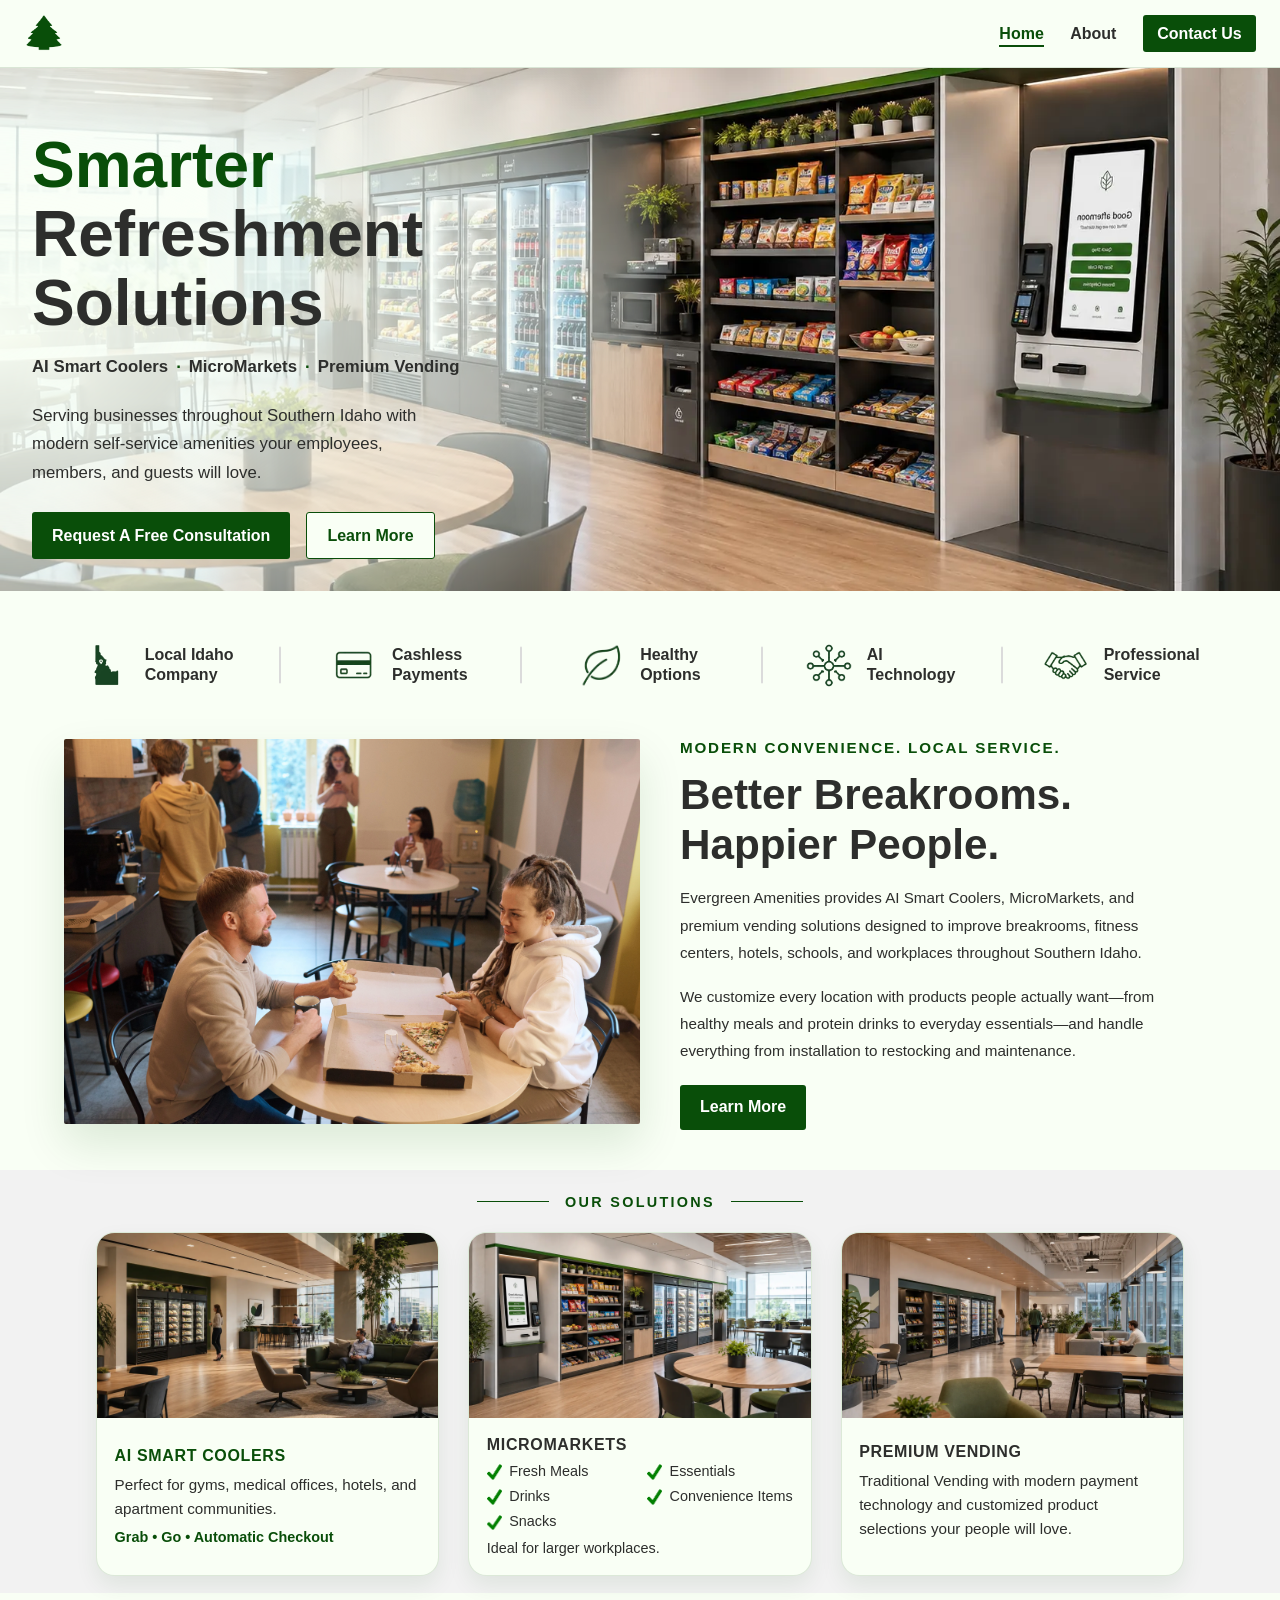
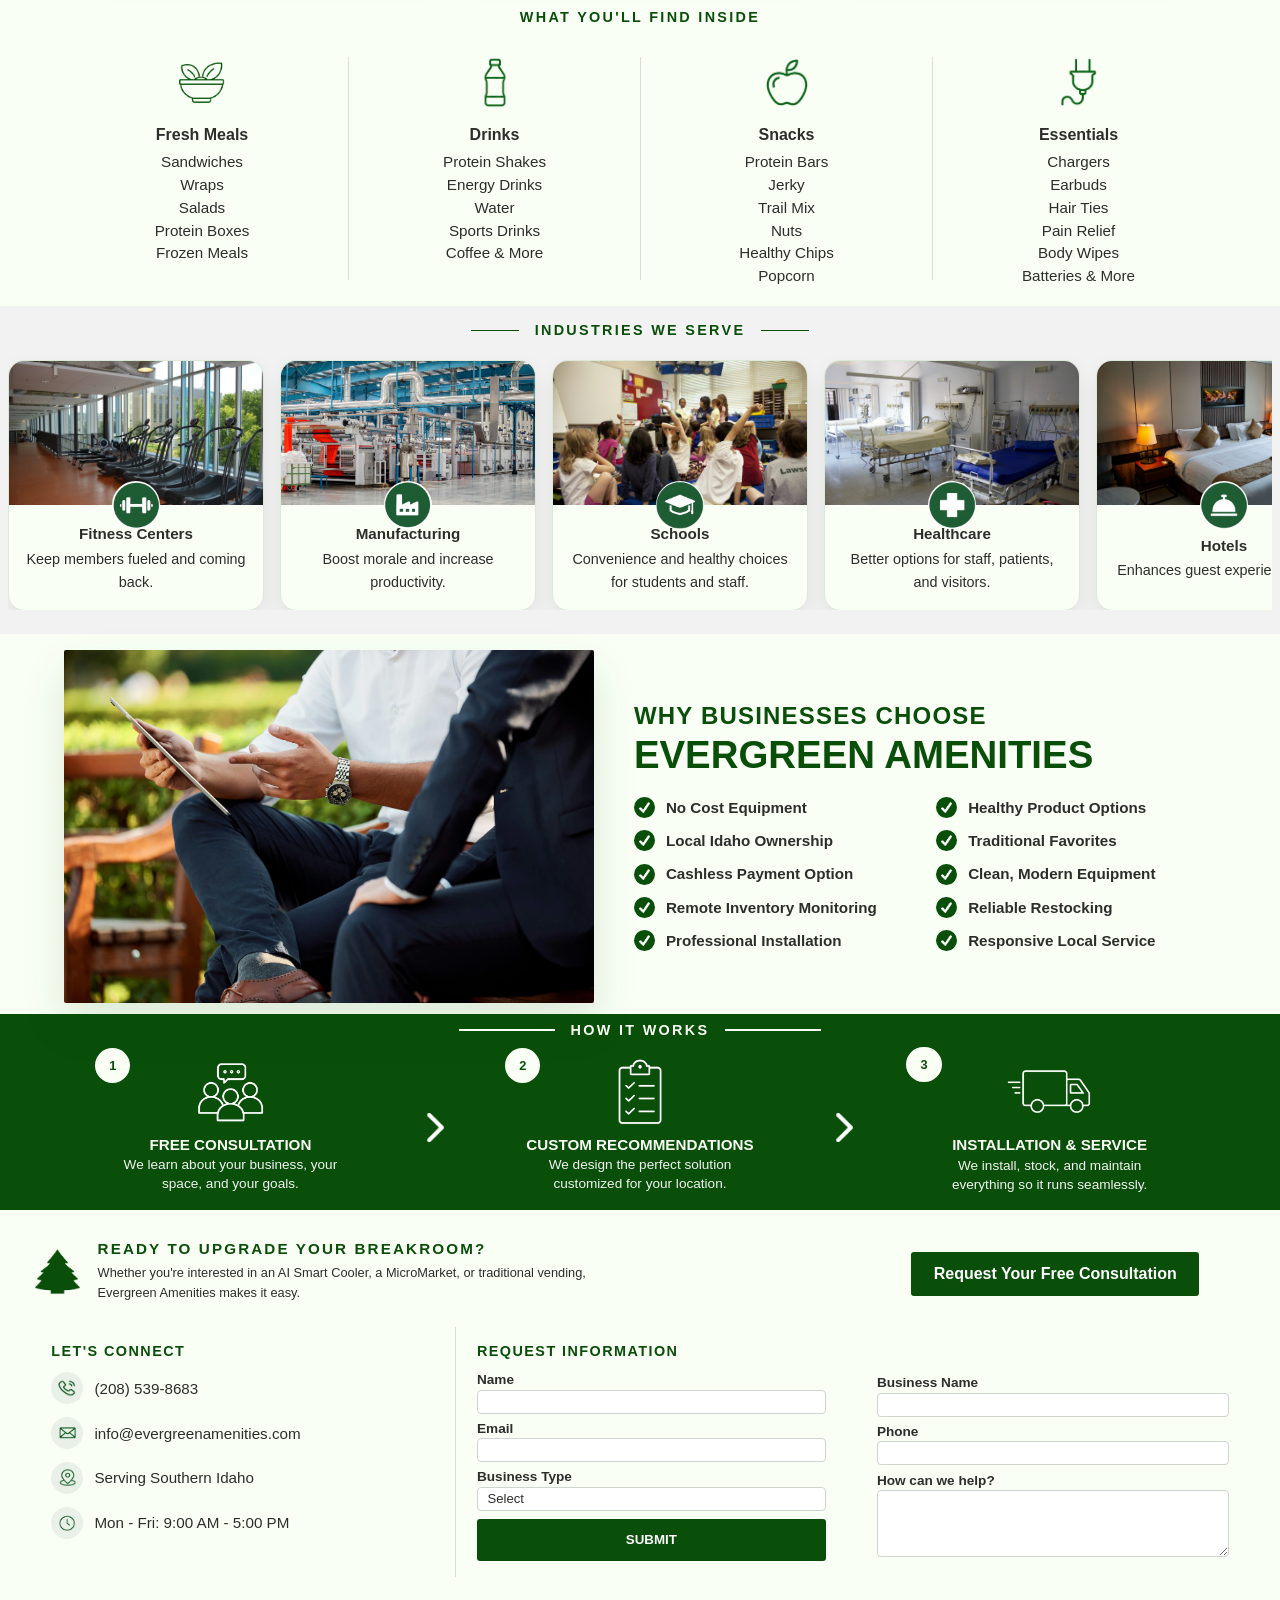
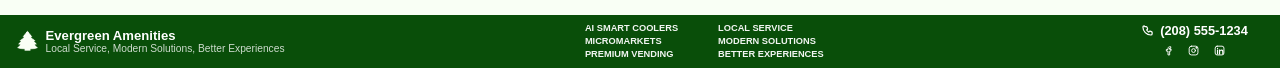
<file: index.html>
<!DOCTYPE html>
<html lang="en">

<head>
    <meta charset="UTF-8">
    <meta name="viewport" content="width=device-width, initial-scale=1.0">
    <title>Home</title>
    <link rel="stylesheet" href="style.css">
</head>

<body>





    <!-- Navigation Section -->
    <nav class="navbar">
        <a href="index.html" class="brand">
            <span class="brand-icon" aria-hidden="true"></span>
        </a>

        <div class="nav-links">
            <a class="nav-link active" href="index.html">Home</a>
            <a class="nav-link" href="about.html">About</a>
            <a class="contact-btn" href="contact.html">Contact Us</a>
        </div>
    </nav>





    <!-- Hero Section -->
    <section class="hero">
        <div class="hero-content">
            <h1 class="hero-heading">
                <span class="hero-accent">Smarter</span>
                <span>Refreshment</span>
                <span>Solutions</span>
            </h1>

            <p class="hero-subheading">
                <span>AI Smart Coolers</span>
                <span class="hero-separator">&middot;</span>
                <span>MicroMarkets</span>
                <span class="hero-separator">&middot;</span>
                <span>Premium Vending</span>
            </p>

            <p class="hero-description">
                Serving businesses throughout Southern Idaho with modern self-service amenities your employees, members, and guests will love.
            </p>

            <div class="hero-actions">
                <a class="btn btn-primary" href="contact.html">Request A Free Consultation</a>
                <a class="btn btn-secondary" href="about.html">Learn More</a>
            </div>
        </div>
    </section>





    <!-- Quick Advertisement Section -->
    <section class="quick-advertisement" aria-label="Quick advertisement">
        <div class="quick-advertisement-list">
            <article class="quick-advertisement-item">
                <div class="quick-advertisement-icon" aria-hidden="true">
                    <img src="assets/icons/quick_advertisement_icons_home/idaho_icon.webp" alt="Idaho icon">
                </div>

                <div class="quick-advertisement-text">
                    <span>Local Idaho</span>
                    <span>Company</span>
                </div>
            </article>

            <article class="quick-advertisement-item">
                <div class="quick-advertisement-icon" aria-hidden="true">
                    <img src="assets/icons/quick_advertisement_icons_home/credit_card_icon.webp" alt="Credit card icon">
                </div>

                <div class="quick-advertisement-text">
                    <span>Cashless</span>
                    <span>Payments</span>
                </div>
            </article>

            <article class="quick-advertisement-item">
                <div class="quick-advertisement-icon" aria-hidden="true">
                    <img src="assets/icons/quick_advertisement_icons_home/leaf_icon.webp" alt="Leaf icon">
                </div>

                <div class="quick-advertisement-text">
                    <span>Healthy</span>
                    <span>Options</span>
                </div>
            </article>

            <article class="quick-advertisement-item">
                <div class="quick-advertisement-icon" aria-hidden="true">
                    <img src="assets/icons/quick_advertisement_icons_home/ai_icon.webp" alt="AI icon">
                </div>

                <div class="quick-advertisement-text">
                    <span>AI</span>
                    <span>Technology</span>
                </div>
            </article>

            <article class="quick-advertisement-item">
                <div class="quick-advertisement-icon" aria-hidden="true">
                    <img src="assets/icons/quick_advertisement_icons_home/handshake_icon.webp" alt="Handshake icon">
                </div>

                <div class="quick-advertisement-text">
                    <span>Professional</span>
                    <span>Service</span>
                </div>
            </article>
        </div>
    </section>





    <!-- Description Section -->
    <section class="description-section" aria-labelledby="description-heading">
        <div class="description-media">
            <img src="assets/images/Breakroom.webp" alt="A modern breakroom refreshment station">
        </div>

        <div class="description-content">
            <p class="description-subtitle">Modern Convenience. Local Service.</p>

            <p class="description-heading" id="description-heading">
                <span class="description-heading-line">Better Breakrooms.</span>
                <span class="description-heading-line">Happier People.</span>
            </p>

            <p class="description-paragraph">
                Evergreen Amenities provides AI Smart Coolers, MicroMarkets, and premium vending solutions designed to improve breakrooms, fitness centers, hotels, schools, and workplaces throughout Southern Idaho.
            </p>

            <p class="description-paragraph">
                We customize every location with products people actually want&mdash;from healthy meals and protein drinks to everyday essentials&mdash;and handle everything from installation to restocking and maintenance.
            </p>

            <a class="btn btn-primary description-action" href="about.html">Learn More</a>
        </div>
    </section>





    <!-- Our Solutions Section -->
    <section class="solutions-section" id="solutions" aria-labelledby="solutions-heading">
        <div class="solutions-header">
            <p class="solutions-kicker" id="solutions-heading">OUR SOLUTIONS</p>
        </div>

        <div class="solutions-grid">
            <article class="solution-card">
                <div class="solution-media">
                    <img src="assets/images/AI_Smart_Coolers.webp" alt="Smart cooler solution">
                </div>

                <div class="solution-content">
                    <h3 class="solution-title">AI Smart Coolers</h3>
                    <p class="solution-description">Perfect for gyms, medical offices, hotels, and apartment communities.</p>
                    <p class="solution-subheading">Grab &bull; Go &bull; Automatic Checkout</p>
                </div>
            </article>

            <article class="solution-card solution-card--micro">
                <div class="solution-media">
                    <img src="assets/images/Hero.webp" alt="MicroMarket solution">
                </div>

                <div class="solution-content">
                    <h3 class="solution-title">MicroMarkets</h3>
                    <div class="solution-description solution-description--columns">
                        <div class="solution-feature-group">
                            <p class="solution-feature-item"><img class="solution-checkmark" src="assets/icons/miscellaneous/checkmark.webp" alt="" aria-hidden="true">Fresh Meals</p>
                            <p class="solution-feature-item"><img class="solution-checkmark" src="assets/icons/miscellaneous/checkmark.webp" alt="" aria-hidden="true">Drinks</p>
                            <p class="solution-feature-item"><img class="solution-checkmark" src="assets/icons/miscellaneous/checkmark.webp" alt="" aria-hidden="true">Snacks</p>
                        </div>

                        <div class="solution-feature-group">
                            <p class="solution-feature-item"><img class="solution-checkmark" src="assets/icons/miscellaneous/checkmark.webp" alt="" aria-hidden="true">Essentials</p>
                            <p class="solution-feature-item"><img class="solution-checkmark" src="assets/icons/miscellaneous/checkmark.webp" alt="" aria-hidden="true">Convenience Items</p>
                        </div>
                    </div>
                    <p class="solution-subheading">Ideal for larger workplaces.</p>
                </div>
            </article>

            <article class="solution-card solution-card--premium">
                <div class="solution-media">
                    <img src="assets/images/Premium_Vending.webp" alt="Premium vending solution">
                </div>

                <div class="solution-content">
                    <h3 class="solution-title">Premium Vending</h3>
                    <p class="solution-description">Traditional Vending with modern payment technology and customized product selections your people will love.</p>
                    <p class="solution-subheading"></p>
                </div>
            </article>
        </div>
    </section>





    <!-- Find Inside Section -->
    <section class="find-inside-section" aria-labelledby="find-inside-heading">
        <div class="find-inside-header">
            <p class="find-inside-kicker" id="find-inside-heading">WHAT YOU'LL FIND INSIDE</p>
        </div>

        <div class="find-inside-grid">
            <article class="find-inside-column">
                <div class="find-inside-icon" aria-hidden="true">
                    <img src="assets/icons/whats_inside_section_icons/salad_icon.webp" alt="">
                </div>

                <h3 class="find-inside-title">Fresh Meals</h3>

                <p class="find-inside-item">Sandwiches</p>
                <p class="find-inside-item">Wraps</p>
                <p class="find-inside-item">Salads</p>
                <p class="find-inside-item">Protein Boxes</p>
                <p class="find-inside-item">Frozen Meals</p>
            </article>

            <article class="find-inside-column">
                <div class="find-inside-icon" aria-hidden="true">
                    <img src="assets/icons/whats_inside_section_icons/waterbottle_icon.webp" alt="">
                </div>

                <h3 class="find-inside-title">Drinks</h3>

                <p class="find-inside-item">Protein Shakes</p>
                <p class="find-inside-item">Energy Drinks</p>
                <p class="find-inside-item">Water</p>
                <p class="find-inside-item">Sports Drinks</p>
                <p class="find-inside-item">Coffee &amp; More</p>
            </article>

            <article class="find-inside-column">
                <div class="find-inside-icon" aria-hidden="true">
                    <img src="assets/icons/whats_inside_section_icons/apple_icon.webp" alt="">
                </div>

                <h3 class="find-inside-title">Snacks</h3>

                <p class="find-inside-item">Protein Bars</p>
                <p class="find-inside-item">Jerky</p>
                <p class="find-inside-item">Trail Mix</p>
                <p class="find-inside-item">Nuts</p>
                <p class="find-inside-item">Healthy Chips</p>
                <p class="find-inside-item">Popcorn</p>
            </article>

            <article class="find-inside-column">
                <div class="find-inside-icon" aria-hidden="true">
                    <img src="assets/icons/whats_inside_section_icons/plug_icon.webp" alt="">
                </div>

                <h3 class="find-inside-title">Essentials</h3>

                <p class="find-inside-item">Chargers</p>
                <p class="find-inside-item">Earbuds</p>
                <p class="find-inside-item">Hair Ties</p>
                <p class="find-inside-item">Pain Relief</p>
                <p class="find-inside-item">Body Wipes</p>
                <p class="find-inside-item">Batteries &amp; More</p>
            </article>
        </div>
    </section>





    <!-- Industries Section -->
    <section class="industries-section" aria-labelledby="industries-heading">
        <div class="industries-header">
            <div class="industries-line" aria-hidden="true"></div>
            <p class="industries-kicker" id="industries-heading">INDUSTRIES WE SERVE</p>
            <div class="industries-line" aria-hidden="true"></div>
        </div>

        <div class="industries-viewport">
            <div class="industries-grid">
                <article class="industry-card">
                    <div class="industry-media">
                        <img src="assets/images/Fitness_Centers.webp" alt="Fitness center refreshment station">
                    </div>

                    <div class="industry-icon" aria-hidden="true">
                        <img src="assets/icons/industries_section_icons/gym_icon.webp" alt="">
                    </div>

                    <div class="industry-content">
                        <h3 class="industry-title">Fitness Centers</h3>
                        <p class="industry-description">Keep members fueled and coming back.</p>
                    </div>
                </article>

                <article class="industry-card">
                    <div class="industry-media">
                        <img src="assets/images/Manufacturing.webp" alt="Manufacturing breakroom refreshment area">
                    </div>

                    <div class="industry-icon" aria-hidden="true">
                        <img src="assets/icons/industries_section_icons/manufacturing_icon.webp" alt="">
                    </div>

                    <div class="industry-content">
                        <h3 class="industry-title">Manufacturing</h3>
                        <p class="industry-description">Boost morale and increase productivity.</p>
                    </div>
                </article>

                <article class="industry-card">
                    <div class="industry-media">
                        <img src="assets/images/Schools.webp" alt="School breakroom with snacks and drinks">
                    </div>

                    <div class="industry-icon" aria-hidden="true">
                        <img src="assets/icons/industries_section_icons/school_icon.webp" alt="">
                    </div>

                    <div class="industry-content">
                        <h3 class="industry-title">Schools</h3>
                        <p class="industry-description">Convenience and healthy choices for students and staff.</p>
                    </div>
                </article>

                <article class="industry-card">
                    <div class="industry-media">
                        <img src="assets/images/Hospitals.webp" alt="Healthcare breakroom and waiting area">
                    </div>

                    <div class="industry-icon" aria-hidden="true">
                        <img src="assets/icons/industries_section_icons/hospital_icon.webp" alt="">
                    </div>

                    <div class="industry-content">
                        <h3 class="industry-title">Healthcare</h3>
                        <p class="industry-description">Better options for staff, patients, and visitors.</p>
                    </div>
                </article>

                <article class="industry-card">
                    <div class="industry-media">
                        <img src="assets/images/Hotels.webp" alt="Hotel lobby refreshment station">
                    </div>

                    <div class="industry-icon" aria-hidden="true">
                        <img src="assets/icons/industries_section_icons/hotel_icon.webp" alt="">
                    </div>

                    <div class="industry-content">
                        <h3 class="industry-title">Hotels</h3>
                        <p class="industry-description">Enhances guest experience 24/7.</p>
                    </div>
                </article>

                <article class="industry-card">
                    <div class="industry-media">
                        <img src="assets/images/Offices.webp" alt="Modern office breakroom setup">
                    </div>

                    <div class="industry-icon" aria-hidden="true">
                        <img src="assets/icons/industries_section_icons/office_icon.webp" alt="">
                    </div>

                    <div class="industry-content">
                        <h3 class="industry-title">Offices</h3>
                        <p class="industry-description">Modern amenities employees appreciate.</p>
                    </div>
                </article>

                <article class="industry-card">
                    <div class="industry-media">
                        <img src="assets/images/Fitness_Centers.webp" alt="Fitness center refreshment station">
                    </div>

                    <div class="industry-icon" aria-hidden="true">
                        <img src="assets/icons/industries_section_icons/gym_icon.webp" alt="">
                    </div>

                    <div class="industry-content">
                        <h3 class="industry-title">Fitness Centers</h3>
                        <p class="industry-description">Keep members fueled and coming back.</p>
                    </div>
                </article>

                <article class="industry-card">
                    <div class="industry-media">
                        <img src="assets/images/Manufacturing.webp" alt="Manufacturing breakroom refreshment area">
                    </div>

                    <div class="industry-icon" aria-hidden="true">
                        <img src="assets/icons/industries_section_icons/manufacturing_icon.webp" alt="">
                    </div>

                    <div class="industry-content">
                        <h3 class="industry-title">Manufacturing</h3>
                        <p class="industry-description">Boost morale and increase productivity.</p>
                    </div>
                </article>

                <article class="industry-card">
                    <div class="industry-media">
                        <img src="assets/images/Schools.webp" alt="School breakroom with snacks and drinks">
                    </div>

                    <div class="industry-icon" aria-hidden="true">
                        <img src="assets/icons/industries_section_icons/school_icon.webp" alt="">
                    </div>

                    <div class="industry-content">
                        <h3 class="industry-title">Schools</h3>
                        <p class="industry-description">Convenience and healthy choices for students and staff.</p>
                    </div>
                </article>

                <article class="industry-card">
                    <div class="industry-media">
                        <img src="assets/images/Hospitals.webp" alt="Healthcare breakroom and waiting area">
                    </div>

                    <div class="industry-icon" aria-hidden="true">
                        <img src="assets/icons/industries_section_icons/hospital_icon.webp" alt="">
                    </div>

                    <div class="industry-content">
                        <h3 class="industry-title">Healthcare</h3>
                        <p class="industry-description">Better options for staff, patients, and visitors.</p>
                    </div>
                </article>

                <article class="industry-card">
                    <div class="industry-media">
                        <img src="assets/images/Hotels.webp" alt="Hotel lobby refreshment station">
                    </div>

                    <div class="industry-icon" aria-hidden="true">
                        <img src="assets/icons/industries_section_icons/hotel_icon.webp" alt="">
                    </div>

                    <div class="industry-content">
                        <h3 class="industry-title">Hotels</h3>
                        <p class="industry-description">Enhances guest experience 24/7.</p>
                    </div>
                </article>

                <article class="industry-card">
                    <div class="industry-media">
                        <img src="assets/images/Offices.webp" alt="Modern office breakroom setup">
                    </div>

                    <div class="industry-icon" aria-hidden="true">
                        <img src="assets/icons/industries_section_icons/office_icon.webp" alt="">
                    </div>

                    <div class="industry-content">
                        <h3 class="industry-title">Offices</h3>
                        <p class="industry-description">Modern amenities employees appreciate.</p>
                    </div>
                </article>
            </div>
        </div>
    </section>





    <!-- Why Us Section -->
    <section class="why-us-section" aria-labelledby="why-us-heading">
        <div class="why-us-media">
            <img src="assets/images/Why_Us.webp" alt="Placeholder image for the Why Us section">
        </div>

        <div class="why-us-content">
            <p class="why-us-subtitle">WHY BUSINESSES CHOOSE</p>

            <h2 class="why-us-heading" id="why-us-heading">EVERGREEN AMENITIES</h2>

            <div class="why-us-columns">
                <div class="why-us-column">
                    <div class="why-us-item">
                        <span class="why-us-bullet" aria-hidden="true">✓</span>
                        <span>No Cost Equipment</span>
                    </div>

                    <div class="why-us-item">
                        <span class="why-us-bullet" aria-hidden="true">✓</span>
                        <span>Local Idaho Ownership</span>
                    </div>

                    <div class="why-us-item">
                        <span class="why-us-bullet" aria-hidden="true">✓</span>
                        <span>Cashless Payment Option</span>
                    </div>

                    <div class="why-us-item">
                        <span class="why-us-bullet" aria-hidden="true">✓</span>
                        <span>Remote Inventory Monitoring</span>
                    </div>

                    <div class="why-us-item">
                        <span class="why-us-bullet" aria-hidden="true">✓</span>
                        <span>Professional Installation</span>
                    </div>
                </div>

                <div class="why-us-column">
                    <div class="why-us-item">
                        <span class="why-us-bullet" aria-hidden="true">✓</span>
                        <span>Healthy Product Options</span>
                    </div>

                    <div class="why-us-item">
                        <span class="why-us-bullet" aria-hidden="true">✓</span>
                        <span>Traditional Favorites</span>
                    </div>

                    <div class="why-us-item">
                        <span class="why-us-bullet" aria-hidden="true">✓</span>
                        <span>Clean, Modern Equipment</span>
                    </div>

                    <div class="why-us-item">
                        <span class="why-us-bullet" aria-hidden="true">✓</span>
                        <span>Reliable Restocking</span>
                    </div>

                    <div class="why-us-item">
                        <span class="why-us-bullet" aria-hidden="true">✓</span>
                        <span>Responsive Local Service</span>
                    </div>
                </div>
            </div>
        </div>
    </section>





    <!-- How It Works Section -->
    <section class="how-it-works-section" aria-labelledby="how-it-works-heading">
        <div class="how-it-works-header">
            <div class="how-it-works-line" aria-hidden="true"></div>
            <p class="how-it-works-kicker" id="how-it-works-heading">HOW IT WORKS</p>
            <div class="how-it-works-line" aria-hidden="true"></div>
        </div>

        <div class="how-it-works-grid">
            <article class="how-it-works-step">
                <div class="how-it-works-visual" aria-hidden="true">
                    <span class="how-it-works-number">1</span>
                    <span class="how-it-works-icon">
                        <img src="assets/icons/how_it_works_icons/speaking_group_icon.webp" alt="">
                    </span>
                </div>

                <h3 class="how-it-works-title">FREE CONSULTATION</h3>

                <p class="how-it-works-description">
                    We learn about your business, your space, and your goals.
                </p>
            </article>

            <div class="how-it-works-arrow" aria-hidden="true"></div>

            <article class="how-it-works-step">
                <div class="how-it-works-visual" aria-hidden="true">
                    <span class="how-it-works-number">2</span>
                    <span class="how-it-works-icon">
                        <img src="assets/icons/how_it_works_icons/clipboard_icon.webp" alt="">
                    </span>
                </div>

                <h3 class="how-it-works-title">CUSTOM RECOMMENDATIONS</h3>

                <p class="how-it-works-description">
                    We design the perfect solution customized for your location.
                </p>
            </article>

            <div class="how-it-works-arrow" aria-hidden="true"></div>

            <article class="how-it-works-step">
                <div class="how-it-works-visual" aria-hidden="true">
                    <span class="how-it-works-number">3</span>
                    <span class="how-it-works-icon">
                        <img src="assets/icons/how_it_works_icons/truck_icon.webp" alt="">
                    </span>
                </div>

                <h3 class="how-it-works-title">INSTALLATION & SERVICE</h3>

                <p class="how-it-works-description">
                    We install, stock, and maintain everything so it runs seamlessly.
                </p>
            </article>
        </div>
    </section>





    <!-- Ready To Upgrade Section -->
    <section class="ready-upgrade-section" aria-labelledby="ready-upgrade-heading">
        <div class="ready-upgrade-top-row">
            <div class="ready-upgrade-intro">
                <div class="ready-upgrade-intro-icon" aria-hidden="true"></div>

                <div class="ready-upgrade-intro-copy">
                    <h2 class="ready-upgrade-title" id="ready-upgrade-heading">READY TO UPGRADE YOUR BREAKROOM?</h2>
                    <p class="ready-upgrade-description">Whether you're interested in an AI Smart Cooler, a MicroMarket, or traditional vending, Evergreen Amenities makes it easy.</p>
                </div>
            </div>

            <div class="ready-upgrade-action-wrap">
                <a class="btn btn-primary ready-upgrade-action" href="contact.html">Request Your Free Consultation</a>
            </div>
        </div>

        <div class="ready-upgrade-grid">
            <div class="ready-upgrade-column ready-upgrade-column--contact">
                <h3 class="ready-upgrade-subtitle">LET'S CONNECT</h3>

                <div class="ready-upgrade-contact-list">
                    <article class="ready-upgrade-contact-item">
                        <span class="ready-upgrade-contact-icon ready-upgrade-contact-icon--phone" aria-hidden="true">
                            <img class="ready-upgrade-contact-icon-image" src="assets/icons/form_section_icons/phone_icon.webp" alt="">
                        </span>
                        <span class="ready-upgrade-contact-text">(208) 539-8683</span>
                    </article>

                    <article class="ready-upgrade-contact-item">
                        <span class="ready-upgrade-contact-icon ready-upgrade-contact-icon--message" aria-hidden="true">
                            <img class="ready-upgrade-contact-icon-image" src="assets/icons/form_section_icons/message_icon.webp" alt="">
                        </span>
                        <span class="ready-upgrade-contact-text">info@evergreenamenities.com</span>
                    </article>

                    <article class="ready-upgrade-contact-item">
                        <span class="ready-upgrade-contact-icon ready-upgrade-contact-icon--map" aria-hidden="true">
                            <img class="ready-upgrade-contact-icon-image" src="assets/icons/form_section_icons/other_map_icon.webp" alt="">
                        </span>
                        <span class="ready-upgrade-contact-text">Serving Southern Idaho</span>
                    </article>

                    <article class="ready-upgrade-contact-item">
                        <span class="ready-upgrade-contact-icon ready-upgrade-contact-icon--clock" aria-hidden="true">
                            <img class="ready-upgrade-contact-icon-image" src="assets/icons/form_section_icons/clock_icon.webp" alt="">
                        </span>
                        <span class="ready-upgrade-contact-text">Mon - Fri: 9:00 AM - 5:00 PM</span>
                    </article>
                </div>
            </div>

            <div class="ready-upgrade-column ready-upgrade-column--middle">
                <h3 class="ready-upgrade-subtitle">REQUEST INFORMATION</h3>

                <form class="ready-upgrade-form">
                    <label class="ready-upgrade-field">
                        <span>Name</span>
                        <input type="text" name="name" autocomplete="name" required>
                    </label>

                    <label class="ready-upgrade-field">
                        <span>Email</span>
                        <input type="email" name="email" autocomplete="email" required>
                    </label>

                    <label class="ready-upgrade-field">
                        <span>Business Type</span>
                        <select name="business-type" required>
                            <option value="" selected disabled>Select</option>
                            <option value="fitness-centers">Fitness Centers</option>
                            <option value="manufacturing">Manufacturing</option>
                            <option value="schools">Schools</option>
                            <option value="healthcare">Healthcare</option>
                            <option value="hotels">Hotels</option>
                            <option value="offices">Offices</option>
                            <option value="other">Other</option>
                        </select>
                    </label>

                    <button class="btn btn-primary ready-upgrade-submit" type="submit">SUBMIT</button>
                </form>
            </div>

            <div class="ready-upgrade-column">
                <form class="ready-upgrade-form">
                    <label class="ready-upgrade-field">
                        <span>Business Name</span>
                        <input type="text" name="business-name" autocomplete="organization">
                    </label>

                    <label class="ready-upgrade-field">
                        <span>Phone</span>
                        <input type="tel" name="phone" autocomplete="tel" required>
                    </label>

                    <label class="ready-upgrade-field ready-upgrade-field--textarea">
                        <span>How can we help?</span>
                        <textarea name="message" rows="5"></textarea>
                    </label>
                </form>
            </div>
        </div>
    </section>





    <!-- Footer Section -->
    <section class="home-footer" aria-label="Footer">
        <a href="index.html" class="brand home-footer-brand">
            <span class="brand-icon" aria-hidden="true"></span>
            <span class="brand-text">
                <strong>Evergreen Amenities</strong>
                <small>Local Service, Modern Solutions, Better Experiences</small>
            </span>
        </a>

        <div class="home-footer-links">
            <div class="home-footer-column">
                <span>AI SMART COOLERS</span>
                <span>MICROMARKETS</span>
                <span>PREMIUM VENDING</span>
            </div>

            <div class="home-footer-column">
                <span>LOCAL SERVICE</span>
                <span>MODERN SOLUTIONS</span>
                <span>BETTER EXPERIENCES</span>
            </div>
        </div>

        <div class="home-footer-contact">
            <a class="home-footer-phone" href="tel:+12085551234">
                <span class="home-footer-phone-icon" aria-hidden="true">
                    <svg viewBox="0 0 24 24">
                        <path d="M7.8 5.7h2.1c.4 0 .8.2 1 .6l1.1 2.4c.2.4.1.8-.2 1.1l-1.3 1.3a13.4 13.4 0 0 0 3.3 3.3l1.3-1.3c.3-.3.7-.4 1.1-.2l2.4 1.1c.4.2.6.5.6 1V17c0 1.1-.9 2-2 2-7 0-12.6-5.6-12.6-12.6 0-1.1.9-2 2-2z"/>
                    </svg>
                </span>
                <span>(208) 555-1234</span>
            </a>

            <div class="home-footer-social">
                <a href="https://www.facebook.com/" target="_blank" rel="noreferrer" aria-label="Facebook">
                    <svg viewBox="0 0 24 24" aria-hidden="true">
                        <path d="M14 8h2V5h-2c-1.7 0-3 1.3-3 3v2H8v3h3v7h3v-7h2l1-3h-3V8z"/>
                    </svg>
                </a>

                <a href="https://www.instagram.com/" target="_blank" rel="noreferrer" aria-label="Instagram">
                    <svg viewBox="0 0 24 24" aria-hidden="true">
                        <rect x="4" y="4" width="16" height="16" rx="4"/>
                        <circle cx="12" cy="12" r="3.5"/>
                        <circle cx="17" cy="7" r="1"/>
                    </svg>
                </a>

                <a class="home-footer-linkedin" href="https://www.linkedin.com/" target="_blank" rel="noreferrer" aria-label="LinkedIn">
                    <svg viewBox="0 0 24 24" aria-hidden="true">
                        <rect x="4" y="4" width="16" height="16" rx="3.5" fill="none" stroke="currentColor" stroke-width="1.7"/>
                        <circle cx="8.3" cy="8.1" r="1.1"/>
                        <path d="M7.2 10.2h2.2V19H7.2z"/>
                        <path d="M11 10.2h2.1v1.2h.1c.4-.8 1.3-1.4 2.7-1.4 2.3 0 3.2 1.4 3.2 4.1V19h-2.2v-4.2c0-1.4-.2-2.5-1.7-2.5-1.4 0-2.1 1-2.1 2.4V19H11z"/>
                    </svg>
                </a>
            </div>
        </div>
    </section>



    <script src="assets/js/ready_upgrade_transfer.js"></script>


</body>
</html>
</file>
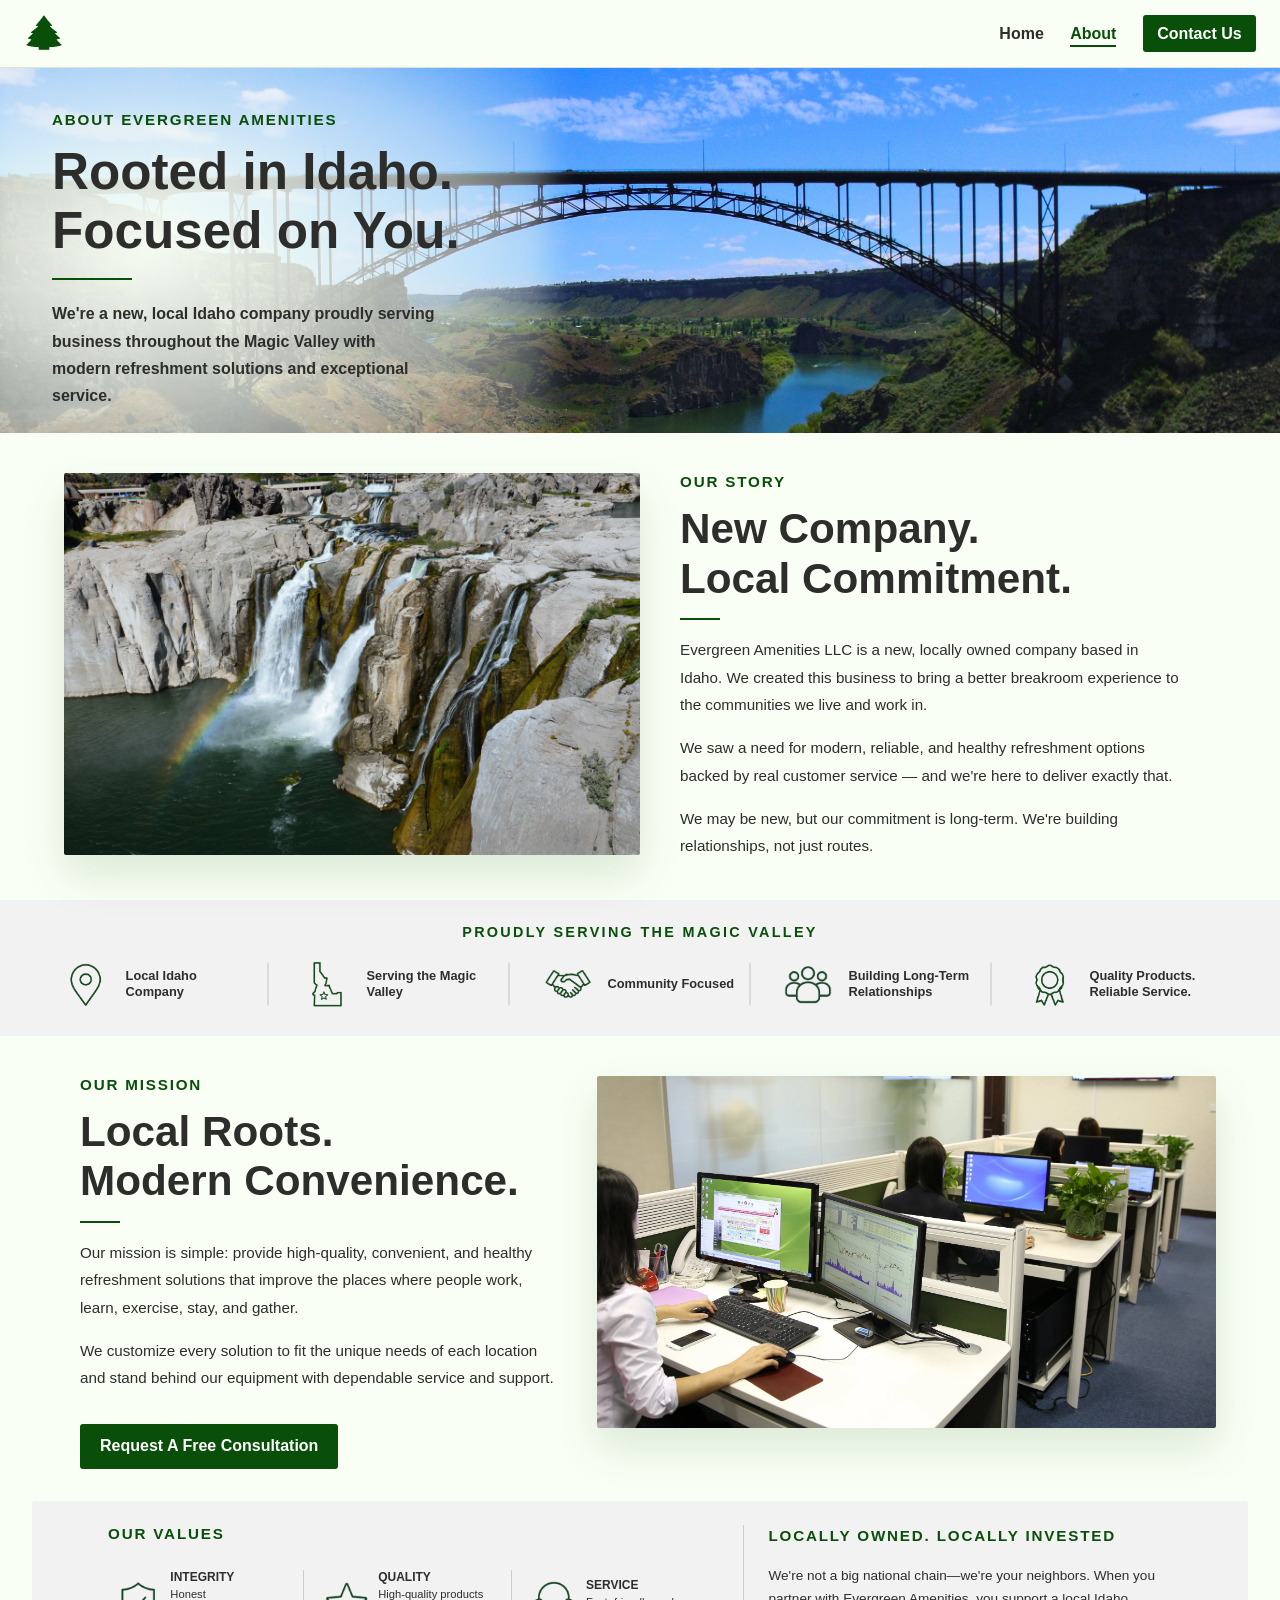
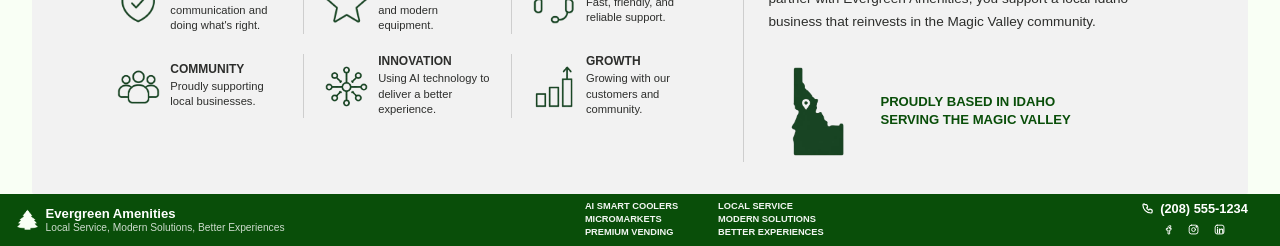
<file: about.html>
<!DOCTYPE html>
<html lang="en">

<head>
    <meta charset="UTF-8">
    <meta name="viewport" content="width=device-width, initial-scale=1.0">
    <title>About Us</title>
    <link rel="stylesheet" href="style.css">
</head>

<body>





    <!-- Navigation Section -->
    <nav class="navbar">
        <a href="index.html" class="brand">
            <span class="brand-icon" aria-hidden="true"></span>
        </a>

        <div class="nav-links">
            <a class="nav-link" href="index.html">Home</a>
            <a class="nav-link active" href="about.html">About</a>
            <a class="contact-btn" href="contact.html">Contact Us</a>
        </div>
    </nav>
    




    <!-- Hero 2 Section -->
    <section class="about-hero" aria-labelledby="about-hero-heading">
        <div class="about-hero-content">
            <p class="about-hero-subheading">About Evergreen Amenities</p>

            <h1 class="about-hero-heading" id="about-hero-heading">
                <span class="about-hero-heading-line">Rooted in Idaho.</span>
                <span class="about-hero-heading-line">Focused on You.</span>
            </h1>

            <div class="about-hero-divider" aria-hidden="true"></div>

                <p class="about-hero-description">
                We're a new, local Idaho company proudly serving business throughout the Magic Valley with modern refreshment solutions and exceptional service.
            </p>
        </div>
    </section>





    <!-- Our Story Section -->
    <section class="our-story-section" aria-labelledby="our-story-heading">
        <div class="our-story-media">
            <img src="assets/images/Shoshone_Falls.webp" alt="A modern refreshment space">
        </div>

        <div class="our-story-content">
            <p class="our-story-subtitle">OUR STORY</p>

            <h2 class="our-story-heading" id="our-story-heading">
                <span class="our-story-heading-line">New Company.</span>
                <span class="our-story-heading-line">Local Commitment.</span>
            </h2>

            <div class="our-story-divider" aria-hidden="true"></div>

            <p class="our-story-paragraph">
                Evergreen Amenities LLC is a new, locally owned company based in Idaho. We created this business to bring a better breakroom experience to the communities we live and work in.
            </p>

            <p class="our-story-paragraph">
                We saw a need for modern, reliable, and healthy refreshment options backed by real customer service &mdash; and we're here to deliver exactly that.
            </p>

            <p class="our-story-paragraph">
                We may be new, but our commitment is long-term. We're building relationships, not just routes.
            </p>
        </div>
    </section>





    <!-- Quick Advertisement 2 Section -->
    <section class="about-quick-advertisement" aria-label="Quick advertisement">
        <div class="about-quick-advertisement-header">
            <p class="about-quick-advertisement-kicker">PROUDLY SERVING THE MAGIC VALLEY</p>
        </div>

        <div class="about-quick-advertisement-list">
            <article class="about-quick-advertisement-item">
                <a class="about-quick-advertisement-icon" href="#" aria-label="Map icon">
                    <img src="assets/icons/quick_advertisement_icons_about/map_icon.webp" alt="Map icon">
                </a>

                <div class="about-quick-advertisement-text">
                    <span>Local Idaho Company</span>
                </div>
            </article>

            <article class="about-quick-advertisement-item">
                <a class="about-quick-advertisement-icon" href="#" aria-label="Other Idaho icon">
                    <img src="assets/icons/quick_advertisement_icons_about/other_idaho_icon.webp" alt="Other Idaho icon">
                </a>

                <div class="about-quick-advertisement-text">
                    <span>Serving the Magic Valley</span>
                </div>
            </article>

            <article class="about-quick-advertisement-item">
                <a class="about-quick-advertisement-icon" href="#" aria-label="Handshake icon">
                    <img src="assets/icons/quick_advertisement_icons_about/handshake_icon.webp" alt="Handshake icon">
                </a>

                <div class="about-quick-advertisement-text">
                    <span>Community Focused</span>
                </div>
            </article>

            <article class="about-quick-advertisement-item">
                <a class="about-quick-advertisement-icon" href="#" aria-label="Group icon">
                    <img src="assets/icons/quick_advertisement_icons_about/group_icon.webp" alt="Group icon">
                </a>

                <div class="about-quick-advertisement-text">
                    <span>Building Long-Term Relationships</span>
                </div>
            </article>

            <article class="about-quick-advertisement-item">
                <a class="about-quick-advertisement-icon" href="#" aria-label="Badge icon">
                    <img src="assets/icons/quick_advertisement_icons_about/badge_icon.webp" alt="Badge icon">
                </a>

                <div class="about-quick-advertisement-text">
                    <span>Quality Products. <br> Reliable Service.</span>
                </div>
            </article>
        </div>
    </section>





    <!-- Our Mission Section -->
    <section class="our-mission-section" aria-labelledby="our-mission-heading">
        <div class="our-mission-content">
            <p class="our-mission-subtitle">OUR MISSION</p>

            <h2 class="our-mission-heading" id="our-mission-heading">
                <span class="our-mission-heading-line">Local Roots.</span>
                <span class="our-mission-heading-line">Modern Convenience.</span>
            </h2>

            <div class="our-mission-divider" aria-hidden="true"></div>

            <p class="our-mission-paragraph">
                Our mission is simple: provide high-quality, convenient, and healthy refreshment solutions that improve the places where people work, learn, exercise, stay, and gather.
            </p>

            <p class="our-mission-paragraph">
                We customize every solution to fit the unique needs of each location and stand behind our equipment with dependable service and support.
            </p>

            <a class="btn btn-primary our-mission-action" href="contact.html">Request A Free Consultation</a>
        </div>

        <div class="our-mission-media">
            <img src="assets/images/Business_Stock.webp" alt="Close-up of a modern refreshment space">
        </div>
    </section>
    




    <!-- Our Values Section -->
    <section class="our-values-section" aria-labelledby="our-values-heading">
        <div class="our-values-left">
            <p class="our-values-kicker">OUR VALUES</p>

            <div class="our-values-grid">
                <div class="our-values-row">
                    <div class="our-values-column">
                        <article class="our-values-item">
                            <div class="our-values-icon" aria-hidden="true">
                                <img src="assets/icons/our_values_section_icons/security_icon.webp" alt="">
                            </div>

                            <div class="our-values-copy">
                                <h3 class="our-values-title">INTEGRITY</h3>
                                <p class="our-values-description">Honest communication and doing what's right.</p>
                            </div>
                        </article>
                    </div>

                    <div class="our-values-column">
                        <article class="our-values-item">
                            <div class="our-values-icon" aria-hidden="true">
                                <img src="assets/icons/our_values_section_icons/star_icon.webp" alt="">
                            </div>

                            <div class="our-values-copy">
                                <h3 class="our-values-title">QUALITY</h3>
                                <p class="our-values-description">High-quality products and modern equipment.</p>
                            </div>
                        </article>
                    </div>

                    <div class="our-values-column">
                        <article class="our-values-item">
                            <div class="our-values-icon" aria-hidden="true">
                                <img src="assets/icons/our_values_section_icons/headphone_icon.webp" alt="">
                            </div>

                            <div class="our-values-copy">
                                <h3 class="our-values-title">SERVICE</h3>
                                <p class="our-values-description">Fast, friendly, and reliable support.</p>
                            </div>
                        </article>
                    </div>
                </div>

                <div class="our-values-row">
                    <div class="our-values-column">
                        <article class="our-values-item">
                            <div class="our-values-icon" aria-hidden="true">
                                <img src="assets/icons/our_values_section_icons/group_icon.webp" alt="">
                            </div>

                            <div class="our-values-copy">
                                <h3 class="our-values-title">COMMUNITY</h3>
                                <p class="our-values-description">Proudly supporting local businesses.</p>
                            </div>
                        </article>
                    </div>

                    <div class="our-values-column">
                        <article class="our-values-item">
                            <div class="our-values-icon" aria-hidden="true">
                                <img src="assets/icons/our_values_section_icons/better_ai_icon.webp" alt="">
                            </div>

                            <div class="our-values-copy">
                                <h3 class="our-values-title">INNOVATION</h3>
                                <p class="our-values-description">Using AI technology to deliver a better experience.</p>
                            </div>
                        </article>
                    </div>

                    <div class="our-values-column">
                        <article class="our-values-item">
                            <div class="our-values-icon" aria-hidden="true">
                                <img src="assets/icons/our_values_section_icons/graph_icon.webp" alt="">
                            </div>

                            <div class="our-values-copy">
                                <h3 class="our-values-title">GROWTH</h3>
                                <p class="our-values-description">Growing with our customers and community.</p>
                            </div>
                        </article>
                    </div>
                </div>
            </div>
        </div>

        <div class="our-values-right">
            <p class="our-values-right-kicker">LOCALLY OWNED. LOCALLY INVESTED</p>

            <p class="our-values-right-description">
                We're not a big national chain&mdash;we're your neighbors. When you partner with Evergreen Amenities, you support a local Idaho business that reinvests in the Magic Valley community.
            </p>

            <div class="our-values-right-spotlight">
                <div class="our-values-icon our-values-icon--large" aria-hidden="true">
                    <img src="assets/icons/our_values_section_icons/idaho_icon.webp" alt="">
                </div>

                <h3 class="our-values-title our-values-title--accent">PROUDLY BASED IN IDAHO <br> SERVING THE MAGIC VALLEY</h3>
            </div>
        </div>
    </section>





    <!-- Contact Section -->
    




    <!-- Footer Section -->
    <section class="home-footer" aria-label="Footer">
        <a href="index.html" class="brand home-footer-brand">
            <span class="brand-icon" aria-hidden="true"></span>
            <span class="brand-text">
                <strong>Evergreen Amenities</strong>
                <small>Local Service, Modern Solutions, Better Experiences</small>
            </span>
        </a>

        <div class="home-footer-links">
            <div class="home-footer-column">
                <span>AI SMART COOLERS</span>
                <span>MICROMARKETS</span>
                <span>PREMIUM VENDING</span>
            </div>

            <div class="home-footer-column">
                <span>LOCAL SERVICE</span>
                <span>MODERN SOLUTIONS</span>
                <span>BETTER EXPERIENCES</span>
            </div>
        </div>

        <div class="home-footer-contact">
            <a class="home-footer-phone" href="tel:+12085551234">
                <span class="home-footer-phone-icon" aria-hidden="true">
                    <svg viewBox="0 0 24 24">
                        <path d="M7.8 5.7h2.1c.4 0 .8.2 1 .6l1.1 2.4c.2.4.1.8-.2 1.1l-1.3 1.3a13.4 13.4 0 0 0 3.3 3.3l1.3-1.3c.3-.3.7-.4 1.1-.2l2.4 1.1c.4.2.6.5.6 1V17c0 1.1-.9 2-2 2-7 0-12.6-5.6-12.6-12.6 0-1.1.9-2 2-2z"/>
                    </svg>
                </span>
                <span>(208) 555-1234</span>
            </a>

            <div class="home-footer-social">
                <a href="https://www.facebook.com/" target="_blank" rel="noreferrer" aria-label="Facebook">
                    <svg viewBox="0 0 24 24" aria-hidden="true">
                        <path d="M14 8h2V5h-2c-1.7 0-3 1.3-3 3v2H8v3h3v7h3v-7h2l1-3h-3V8z"/>
                    </svg>
                </a>

                <a href="https://www.instagram.com/" target="_blank" rel="noreferrer" aria-label="Instagram">
                    <svg viewBox="0 0 24 24" aria-hidden="true">
                        <rect x="4" y="4" width="16" height="16" rx="4"/>
                        <circle cx="12" cy="12" r="3.5"/>
                        <circle cx="17" cy="7" r="1"/>
                    </svg>
                </a>

                <a class="home-footer-linkedin" href="https://www.linkedin.com/" target="_blank" rel="noreferrer" aria-label="LinkedIn">
                    <svg viewBox="0 0 24 24" aria-hidden="true">
                        <rect x="4" y="4" width="16" height="16" rx="3.5" fill="none" stroke="currentColor" stroke-width="1.7"/>
                        <circle cx="8.3" cy="8.1" r="1.1"/>
                        <path d="M7.2 10.2h2.2V19H7.2z"/>
                        <path d="M11 10.2h2.1v1.2h.1c.4-.8 1.3-1.4 2.7-1.4 2.3 0 3.2 1.4 3.2 4.1V19h-2.2v-4.2c0-1.4-.2-2.5-1.7-2.5-1.4 0-2.1 1-2.1 2.4V19H11z"/>
                    </svg>
                </a>
            </div>
        </div>
    </section>
    


    
</body>
</html>
</file>
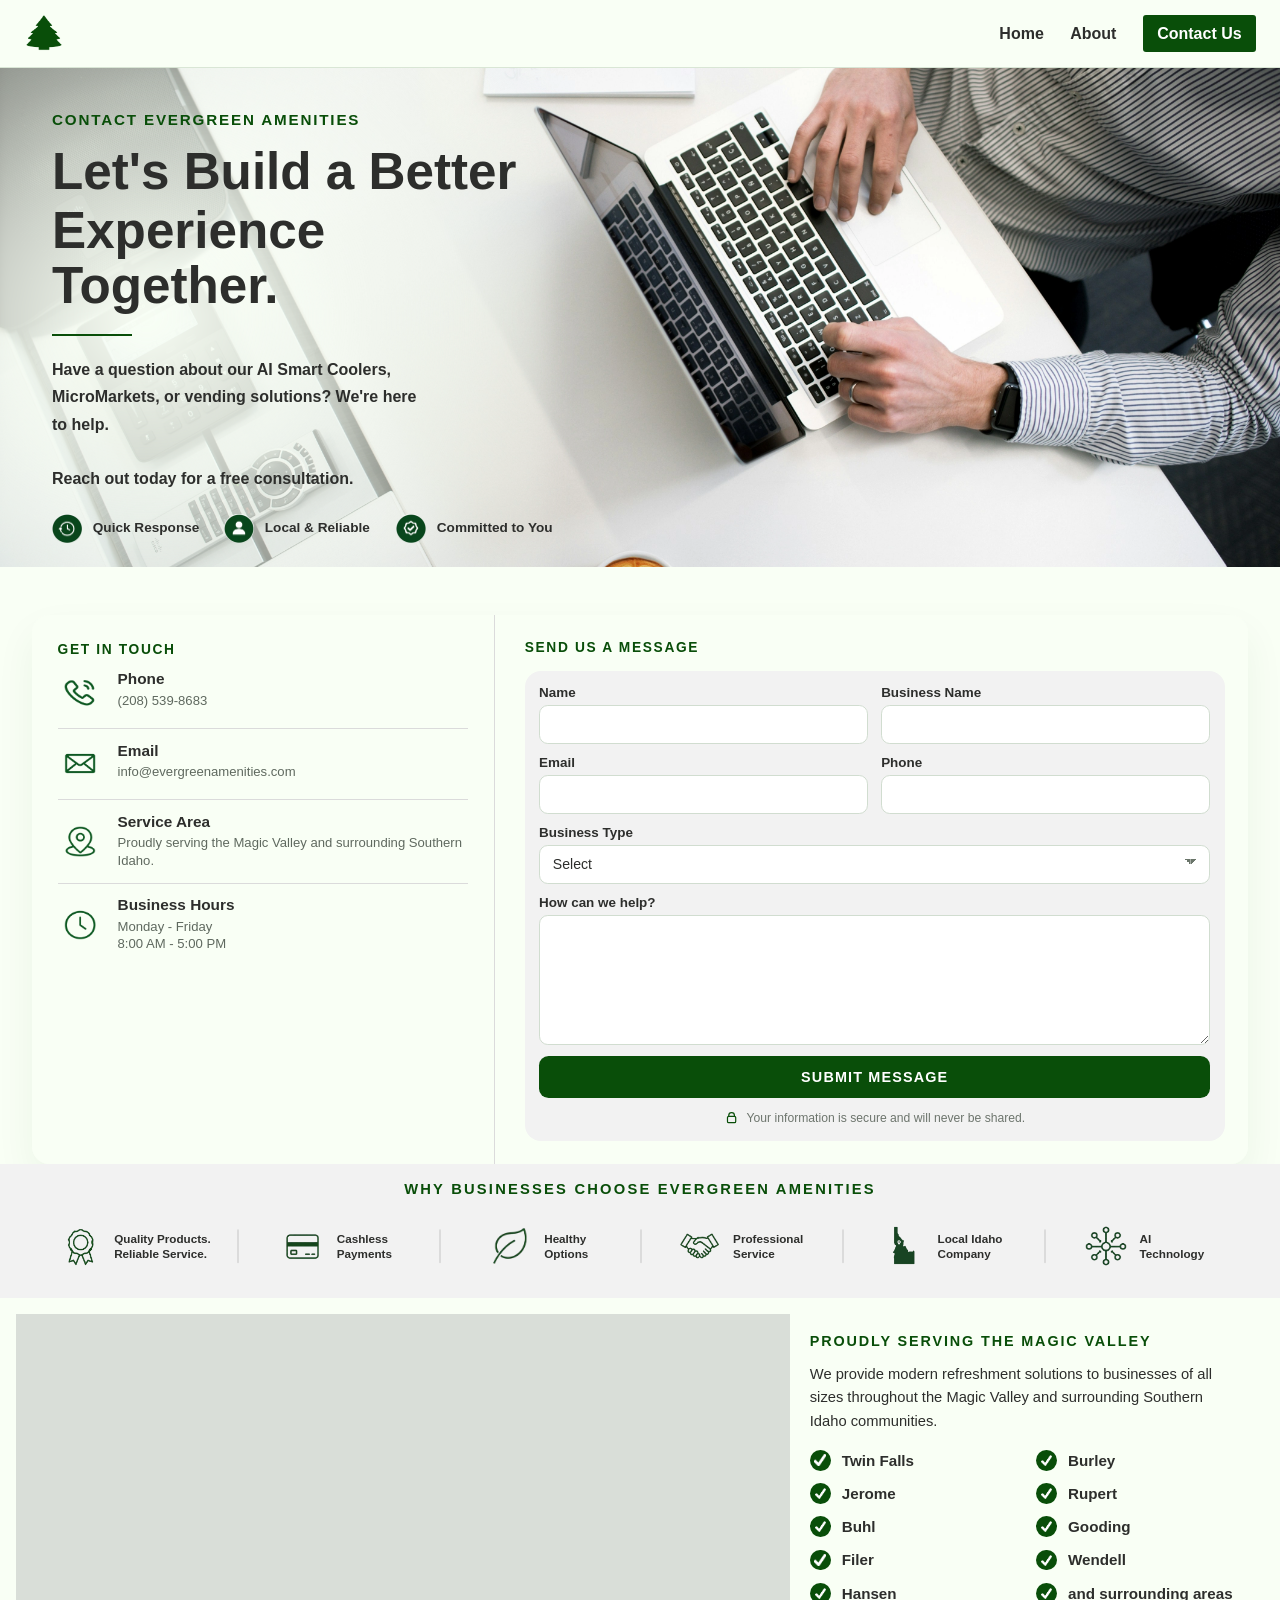
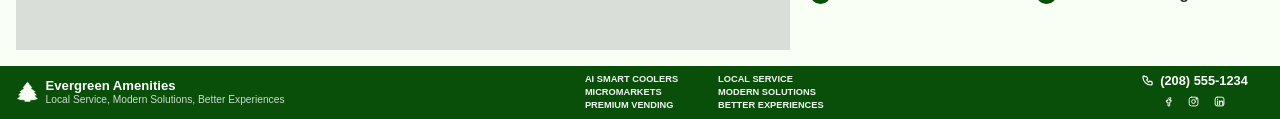
<file: contact.html>
<!DOCTYPE html>
<html lang="en">

<head>
    <meta charset="UTF-8">
    <meta name="viewport" content="width=device-width, initial-scale=1.0">
    <title>Contact Us</title>
    <link rel="stylesheet" href="style.css">
</head>

<body>





    <!-- Navigation Section -->
    <nav class="navbar">
        <a href="index.html" class="brand">
            <span class="brand-icon" aria-hidden="true"></span>
        </a>

        <div class="nav-links">
            <a class="nav-link" href="index.html">Home</a>
            <a class="nav-link" href="about.html">About</a>
            <a class="contact-btn" href="contact.html">Contact Us</a>
        </div>
    </nav>





    <!-- Hero 3 Section -->
    <section class="contact-hero" aria-labelledby="contact-hero-heading">
        <div class="contact-hero-content">
            <p class="contact-hero-subheading">Contact Evergreen Amenities</p>

            <h1 class="contact-hero-heading" id="contact-hero-heading">
                <span class="contact-hero-heading-line">Let's Build a Better</span>
                <span class="contact-hero-heading-line">Experience Together.</span>
            </h1>

            <div class="contact-hero-divider" aria-hidden="true"></div>

            <p class="contact-hero-description">
                Have a question about our AI Smart Coolers, MicroMarkets, or vending solutions? We're here to help.<br><br>Reach out today for a free consultation. 
            </p>

            <div class="contact-hero-features" aria-label="Contact highlights">
                <article class="contact-hero-feature">
                    <div class="contact-hero-feature-icon" aria-hidden="true">
                        <img src="assets/icons/hero_3_icons/bad_time_icon.webp" alt="">
                    </div>
                    <p class="contact-hero-feature-text">Quick Response</p>
                </article>

                <article class="contact-hero-feature">
                    <div class="contact-hero-feature-icon" aria-hidden="true">
                        <img src="assets/icons/hero_3_icons/person_icon.webp" alt="">
                    </div>
                    <p class="contact-hero-feature-text">Local & Reliable</p>
                </article>

                <article class="contact-hero-feature">
                    <div class="contact-hero-feature-icon" aria-hidden="true">
                        <img src="assets/icons/hero_3_icons/verified_icon.webp" alt="">
                    </div>
                <p class="contact-hero-feature-text">Committed to You</p>
                </article>
            </div>
        </div>
    </section>





    <!-- Form Section -->
    <section class="contact-form-section" aria-labelledby="contact-form-heading">
        <div class="contact-form-shell">
            <div class="contact-form-info">
                <p class="contact-form-kicker">GET IN TOUCH</p>

                <article class="contact-form-info-item">
                    <div class="contact-form-info-icon" aria-hidden="true">
                        <img src="assets/icons/form_section_icons/phone_icon.webp" alt="">
                    </div>

                    <div class="contact-form-info-copy">
                        <h2 class="contact-form-info-title">Phone</h2>
                        <p class="contact-form-info-text">(208) 539-8683</p>
                    </div>
                </article>

                <article class="contact-form-info-item">
                    <div class="contact-form-info-icon" aria-hidden="true">
                        <img src="assets/icons/form_section_icons/message_icon.webp" alt="">
                    </div>

                    <div class="contact-form-info-copy">
                        <h2 class="contact-form-info-title">Email</h2>
                        <p class="contact-form-info-text">info@evergreenamenities.com</p>
                    </div>
                </article>

                <article class="contact-form-info-item">
                    <div class="contact-form-info-icon" aria-hidden="true">
                        <img src="assets/icons/form_section_icons/other_map_icon.webp" alt="">
                    </div>

                    <div class="contact-form-info-copy">
                        <h2 class="contact-form-info-title">Service Area</h2>
                        <p class="contact-form-info-text">Proudly serving the Magic Valley and surrounding Southern Idaho.</p>
                    </div>
                </article>

                <article class="contact-form-info-item">
                    <div class="contact-form-info-icon" aria-hidden="true">
                        <img src="assets/icons/form_section_icons/clock_icon.webp" alt="">
                    </div>

                    <div class="contact-form-info-copy">
                        <h2 class="contact-form-info-title">Business Hours</h2>
                        <p class="contact-form-info-text">Monday - Friday<br>8:00 AM - 5:00 PM</p>
                    </div>
                </article>
            </div>

            <div class="contact-form-panel">
                <h2 class="contact-form-panel-kicker" id="contact-form-heading">SEND US A MESSAGE</h2>

                <form class="contact-form" action="#" method="post">
                    <div class="contact-form-grid">
                        <label class="contact-form-field">
                            <span>Name</span>
                            <input type="text" name="name" autocomplete="name" required>
                        </label>

                        <label class="contact-form-field">
                            <span>Business Name</span>
                            <input type="text" name="business-name" autocomplete="organization" required>
                        </label>

                        <label class="contact-form-field">
                            <span>Email</span>
                            <input type="email" name="email" autocomplete="email" required>
                        </label>

                        <label class="contact-form-field">
                            <span>Phone</span>
                            <input type="tel" name="phone" autocomplete="tel" required>
                        </label>

                        <label class="contact-form-field contact-form-field--full">
                            <span>Business Type</span>
                            <select name="business-type" required>
                                <option value="" selected disabled>Select</option>
                                <option value="fitness-centers">Fitness Centers</option>
                                <option value="manufacturing">Manufacturing</option>
                                <option value="schools">Schools</option>
                                <option value="healthcare">Healthcare</option>
                                <option value="hotels">Hotels</option>
                                <option value="offices">Offices</option>
                                <option value="other">Other</option>
                            </select>
                        </label>

                        <label class="contact-form-field contact-form-field--full contact-form-field--textarea">
                            <span>How can we help?</span>
                            <textarea name="message" rows="6" required></textarea>
                        </label>

                        <button class="contact-form-submit" type="submit">SUBMIT MESSAGE</button>

                        <p class="contact-form-privacy">
                            <span class="contact-form-privacy-icon" aria-hidden="true">
                                <svg viewBox="0 0 24 24">
                                    <path d="M7.5 10V8.5a4.5 4.5 0 0 1 9 0V10"></path>
                                    <rect x="5.5" y="10" width="13" height="10" rx="2"></rect>
                                </svg>
                            </span>
                            <span>Your information is secure and will never be shared.</span>
                        </p>
                    </div>
                </form>
            </div>
        </div>
    </section>





    <!-- Quick Advertisement 3 Section -->
    <section class="contact-quick-advertisement" aria-label="Quick advertisement">
        <div class="contact-quick-advertisement-header">
            <p class="contact-quick-advertisement-heading">WHY BUSINESSES CHOOSE EVERGREEN AMENITIES</p>
        </div>

        <div class="contact-quick-advertisement-list">
            <article class="contact-quick-advertisement-item">
                <div class="contact-quick-advertisement-icon" aria-hidden="true">
                    <img src="assets/icons/quick_advertisement_icons_about/badge_icon.webp" alt="Badge icon">
                </div>

                <div class="contact-quick-advertisement-text">
                    <span>Quality Products.</span>
                    <span>Reliable Service.</span>
                </div>
            </article>

            <article class="contact-quick-advertisement-item">
                <div class="contact-quick-advertisement-icon" aria-hidden="true">
                    <img src="assets/icons/quick_advertisement_icons_home/credit_card_icon.webp" alt="Credit card icon">
                </div>

                <div class="contact-quick-advertisement-text">
                    <span>Cashless</span>
                    <span>Payments</span>
                </div>
            </article>

            <article class="contact-quick-advertisement-item">
                <div class="contact-quick-advertisement-icon" aria-hidden="true">
                    <img src="assets/icons/quick_advertisement_icons_home/leaf_icon.webp" alt="Leaf icon">
                </div>

                <div class="contact-quick-advertisement-text">
                    <span>Healthy</span>
                    <span>Options</span>
                </div>
            </article>

            <article class="contact-quick-advertisement-item">
                <div class="contact-quick-advertisement-icon" aria-hidden="true">
                    <img src="assets/icons/quick_advertisement_icons_home/handshake_icon.webp" alt="Handshake icon">
                </div>

                <div class="contact-quick-advertisement-text">
                    <span>Professional</span>
                    <span>Service</span>
                </div>
            </article>

            <article class="contact-quick-advertisement-item">
                <div class="contact-quick-advertisement-icon" aria-hidden="true">
                    <img src="assets/icons/quick_advertisement_icons_home/idaho_icon.webp" alt="Idaho icon">
                </div>

                <div class="contact-quick-advertisement-text">
                    <span>Local Idaho</span>
                    <span>Company</span>
                </div>
            </article>

            <article class="contact-quick-advertisement-item">
                <div class="contact-quick-advertisement-icon" aria-hidden="true">
                    <img src="assets/icons/quick_advertisement_icons_home/ai_icon.webp" alt="AI icon">
                </div>

                <div class="contact-quick-advertisement-text">
                    <span>AI</span>
                    <span>Technology</span>
                </div>
            </article>
        </div>
    </section>





    <!-- Map Section -->
    <section class="contact-map-section" aria-labelledby="contact-map-heading">
        <div class="contact-map-media" aria-hidden="true">
            <iframe
                class="contact-map-iframe"
                title="Google Maps showing the Magic Valley area in Idaho"
                src="https://www.google.com/maps?q=Twin+Falls,+Idaho&z=9&output=embed"
                loading="lazy"
                referrerpolicy="no-referrer-when-downgrade">
            </iframe>
        </div>

        <div class="contact-map-content">
            <p class="contact-map-kicker" id="contact-map-heading">PROUDLY SERVING THE MAGIC VALLEY</p>

            <p class="contact-map-description">
                We provide modern refreshment solutions to businesses of all sizes throughout the Magic Valley and surrounding Southern Idaho communities.
            </p>

            <div class="why-us-columns contact-map-columns" aria-label="Cities served">
                <div class="why-us-column">
                    <div class="why-us-item">
                        <span class="why-us-bullet" aria-hidden="true">✓</span>
                        <span>Twin Falls</span>
                    </div>

                    <div class="why-us-item">
                        <span class="why-us-bullet" aria-hidden="true">✓</span>
                        <span>Jerome</span>
                    </div>

                    <div class="why-us-item">
                        <span class="why-us-bullet" aria-hidden="true">✓</span>
                        <span>Buhl</span>
                    </div>

                    <div class="why-us-item">
                        <span class="why-us-bullet" aria-hidden="true">✓</span>
                        <span>Filer</span>
                    </div>

                    <div class="why-us-item">
                        <span class="why-us-bullet" aria-hidden="true">✓</span>
                        <span>Hansen</span>
                    </div>
                </div>

                <div class="why-us-column">
                    <div class="why-us-item">
                        <span class="why-us-bullet" aria-hidden="true">✓</span>
                        <span>Burley</span>
                    </div>

                    <div class="why-us-item">
                        <span class="why-us-bullet" aria-hidden="true">✓</span>
                        <span>Rupert</span>
                    </div>

                    <div class="why-us-item">
                        <span class="why-us-bullet" aria-hidden="true">✓</span>
                        <span>Gooding</span>
                    </div>

                    <div class="why-us-item">
                        <span class="why-us-bullet" aria-hidden="true">✓</span>
                        <span>Wendell</span>
                    </div>

                    <div class="why-us-item">
                        <span class="why-us-bullet" aria-hidden="true">✓</span>
                        <span>and surrounding areas</span>
                    </div>
                </div>
            </div>
        </div>
    </section>




    <!-- Footer Section -->
    <section class="home-footer" aria-label="Footer">
        <a href="index.html" class="brand home-footer-brand">
            <span class="brand-icon" aria-hidden="true"></span>
            <span class="brand-text">
                <strong>Evergreen Amenities</strong>
                <small>Local Service, Modern Solutions, Better Experiences</small>
            </span>
        </a>

        <div class="home-footer-links">
            <div class="home-footer-column">
                <span>AI SMART COOLERS</span>
                <span>MICROMARKETS</span>
                <span>PREMIUM VENDING</span>
            </div>

            <div class="home-footer-column">
                <span>LOCAL SERVICE</span>
                <span>MODERN SOLUTIONS</span>
                <span>BETTER EXPERIENCES</span>
            </div>
        </div>

        <div class="home-footer-contact">
            <a class="home-footer-phone" href="tel:+12085551234">
                <span class="home-footer-phone-icon" aria-hidden="true">
                    <svg viewBox="0 0 24 24">
                        <path d="M7.8 5.7h2.1c.4 0 .8.2 1 .6l1.1 2.4c.2.4.1.8-.2 1.1l-1.3 1.3a13.4 13.4 0 0 0 3.3 3.3l1.3-1.3c.3-.3.7-.4 1.1-.2l2.4 1.1c.4.2.6.5.6 1V17c0 1.1-.9 2-2 2-7 0-12.6-5.6-12.6-12.6 0-1.1.9-2 2-2z"/>
                    </svg>
                </span>
                <span>(208) 555-1234</span>
            </a>

            <div class="home-footer-social">
                <a href="https://www.facebook.com/" target="_blank" rel="noreferrer" aria-label="Facebook">
                    <svg viewBox="0 0 24 24" aria-hidden="true">
                        <path d="M14 8h2V5h-2c-1.7 0-3 1.3-3 3v2H8v3h3v7h3v-7h2l1-3h-3V8z"/>
                    </svg>
                </a>

                <a href="https://www.instagram.com/" target="_blank" rel="noreferrer" aria-label="Instagram">
                    <svg viewBox="0 0 24 24" aria-hidden="true">
                        <rect x="4" y="4" width="16" height="16" rx="4"/>
                        <circle cx="12" cy="12" r="3.5"/>
                        <circle cx="17" cy="7" r="1"/>
                    </svg>
                </a>

                <a class="home-footer-linkedin" href="https://www.linkedin.com/" target="_blank" rel="noreferrer" aria-label="LinkedIn">
                    <svg viewBox="0 0 24 24" aria-hidden="true">
                        <rect x="4" y="4" width="16" height="16" rx="3.5" fill="none" stroke="currentColor" stroke-width="1.7"/>
                        <circle cx="8.3" cy="8.1" r="1.1"/>
                        <path d="M7.2 10.2h2.2V19H7.2z"/>
                        <path d="M11 10.2h2.1v1.2h.1c.4-.8 1.3-1.4 2.7-1.4 2.3 0 3.2 1.4 3.2 4.1V19h-2.2v-4.2c0-1.4-.2-2.5-1.7-2.5-1.4 0-2.1 1-2.1 2.4V19H11z"/>
                    </svg>
                </a>
            </div>
        </div>
    </section>



    <script src="assets/js/ready_upgrade_transfer.js"></script>


</body>
</html>
</file>
<file: style.css>
@import url('https://fonts.googleapis.com/css2?family=Bebas+Neue&display=swap');

:root {
    --bg-color: #f9fff5;
    --text-color: #2d2e2c;
    --accent-color: #094e09;
    --accent-text-color: #ffffff;
    --hero-bg-color: #cee1ce;
    --divider-line-color: #dbdbdb;
    --alternate-bg-color: #f2f2f2;
    --brand-logo-image: url('assets/icons/miscellaneous/Logo.webp');
    --solid-brand-logo-image: url('assets/icons/miscellaneous/Solid_Logo.webp');
}

*,
*::before,
*::after {
    box-sizing: border-box;
}

body {
    margin: 0;
    font-family: Arial, sans-serif;
    background-color: var(--bg-color);
    color: var(--text-color);
    overflow-x: hidden;
}

img,
iframe {
    max-width: 100%;
}



/* ========================= */
/*        NAVIGATION        */
/* ========================= */

.navbar {
    display: flex;
    align-items: center;
    justify-content: space-between;
    padding: 0.85rem 1.5rem;
    background-color: var(--bg-color);
    border-bottom: 1px solid #d9e6d5;
}

.brand {
    display: flex;
    align-items: center;
    gap: 0.95rem;
    text-decoration: none;
    color: var(--text-color);
}

.brand-icon {
    display: inline-block;
    width: 2.5rem;
    height: 2.5rem;
    flex-shrink: 0;
    background-color: var(--accent-color);
    -webkit-mask-image: var(--solid-brand-logo-image);
    -webkit-mask-repeat: no-repeat;
    -webkit-mask-position: center;
    -webkit-mask-size: contain;
    mask-image: var(--solid-brand-logo-image);
    mask-repeat: no-repeat;
    mask-position: center;
    mask-size: contain;
}

.brand-text {
    display: flex;
    flex-direction: column;
    line-height: 1.2;
}

.brand-text strong {
    font-size: 2rem;
}

.brand-text small {
    font-size: 0.72rem;
    color: #5b6b5b;
}

.navbar .brand-text {
    gap: 0.05rem;
}

.navbar .brand-text strong {
    font-family: "Bebas Neue", sans-serif;
    font-size: clamp(2rem, 2vw, 2.3rem);
    font-weight: 200;
    letter-spacing: 0.015em;
    line-height: 1.05;
    color: var(--accent-color);
}

.navbar .brand-text small {
    display: none;
}

.nav-links {
    display: flex;
    align-items: center;
    gap: 1.65rem;
}

.nav-links .nav-link {
    position: relative;
    text-decoration: none;
    color: var(--text-color);
    font-weight: 600;
}

.nav-links .nav-link.active {
    color: var(--accent-color);
}

.nav-links .nav-link.active::after {
    content: '';
    position: absolute;
    left: 0;
    right: 0;
    bottom: -0.25rem;
    height: 2px;
    background-color: var(--accent-color);
}

.contact-btn {
    padding: 0.6rem 0.9rem;
    display: inline-flex;
    align-items: center;
    justify-content: center;
    border-radius: 3px;
    background-color: var(--accent-color);
    color: var(--accent-text-color);
    text-decoration: none;
    font-weight: 600;
}










/* ========================= */
/*          FOOTER           */
/* ========================= */

.home-footer {
    display: grid;
    grid-template-columns: auto 1fr auto;
    align-items: center;
    gap: 0.5rem;
    padding: 0.45rem 1rem;
    background-color: var(--accent-color);
    color: var(--accent-text-color);
}

.home-footer-brand {
    display: flex;
    align-items: center;
    gap: 0.4rem;
    min-width: 0;
    color: var(--accent-text-color);
    text-decoration: none;
    justify-self: start;
}

.home-footer-brand .brand-icon {
    width: 1.45rem;
    height: 1.45rem;
    background-color: var(--bg-color);
}

.home-footer-brand .brand-text {
    color: var(--accent-text-color);
}

.home-footer-brand .brand-text strong {
    font-size: 0.82rem;
}

.home-footer-brand .brand-text small {
    color: rgba(255, 255, 255, 0.8);
    font-size: 0.64rem;
}

.home-footer-links {
    display: flex;
    gap: 2.5rem;
    justify-content: center;
    align-items: center;
    justify-self: center;
    grid-column: 2;
}

.home-footer-column {
    display: flex;
    flex-direction: column;
    gap: 0.08rem;
    font-size: 0.58rem;
    font-weight: 550;
    line-height: 1.25;
    color: rgba(255, 255, 255, 0.95);
    text-align: left;
}

.home-footer-contact {
    display: flex;
    flex-direction: column;
    align-items: center;
    gap: 0.2rem;
    min-width: 8.75rem;
    justify-self: end;
}

.home-footer-phone {
    display: inline-flex;
    align-items: center;
    justify-content: center;
    gap: 0.3rem;
    color: var(--accent-text-color);
    text-decoration: none;
    font-weight: 700;
    font-size: 0.8rem;
}

.home-footer-phone-icon {
    display: inline-flex;
    align-items: center;
    justify-content: center;
    width: 0.95rem;
    height: 0.95rem;
}

.home-footer-phone-icon svg {
    width: 100%;
    height: 100%;
    fill: none;
    stroke: currentColor;
    stroke-width: 1.9;
    stroke-linecap: round;
    stroke-linejoin: round;
}

.home-footer-social {
    display: flex;
    align-items: center;
    justify-content: center;
    gap: 0.35rem;
}

.home-footer-social a {
    display: inline-flex;
    align-items: center;
    justify-content: center;
    width: 1.25rem;
    height: 1.25rem;
    color: var(--accent-text-color);
    text-decoration: none;
}

.home-footer-social svg {
    width: 0.82rem;
    height: 0.82rem;
    fill: none;
    stroke: currentColor;
    stroke-width: 1.7;
    stroke-linecap: round;
    stroke-linejoin: round;
}

.home-footer-linkedin svg rect:first-child {
    fill: none;
}

.home-footer-linkedin svg circle,
.home-footer-linkedin svg path {
    fill: currentColor;
    stroke: none;
}

.home-footer-social a:hover {
    opacity: 0.8;
}

@media (max-width: 900px) {
    .home-footer {
        grid-template-columns: 1fr;
        justify-items: center;
        text-align: center;
        row-gap: 0.55rem;
    }

    .home-footer-brand {
        justify-content: center;
        width: 100%;
    }

    .home-footer-links {
        width: 100%;
        grid-column: auto;
        justify-content: center;
        gap: 1.5rem;
    }

    .home-footer-contact {
        width: 100%;
        align-items: center;
        justify-self: center;
    }
}

@media (max-width: 600px) {
    .home-footer {
        padding: 0.75rem 0.85rem;
    }

    .home-footer-links {
        flex-direction: column;
        gap: 0.5rem;
    }

    .home-footer-column {
        align-items: center;
    }
}












/* ========================================================================================= */
/* =                                      HOME PAGE                                        = */
/* ========================================================================================= */



/* ========================= */
/*           HERO            */
/* ========================= */

.hero {
    position: relative;
    padding: 4rem 2rem 2rem;
    color: var(--text-color);
    overflow: hidden;
}

.hero::before {
    content: '';
    position: absolute;
    left: -24%;
    top: -25%;
    width: 60rem;
    max-width: 90%;
    height: 150%;
    background: radial-gradient(ellipse at 30% 50%, rgba(249, 255, 245, 1) 0%, rgba(249, 255, 245, 0.82) 28%, rgba(249, 255, 245, 0.55) 58%, rgba(249, 255, 245, 0.2) 78%, rgba(249, 255, 245, 0) 92%);
    filter: blur(14px);
    pointer-events: none;
    z-index: 1;
}

.hero::after {
    content: '';
    position: absolute;
    inset: 0;
    background-image: url('assets/images/Hero.webp');
    background-size: cover;
    background-position: center;
    background-repeat: no-repeat;
    transform: scaleX(-1);
    pointer-events: none;
    z-index: 0;
}

.hero-content {
    position: relative;
    z-index: 2;
    display: flex;
    flex-direction: column;
    align-items: flex-start;
    gap: 1.25rem;
    max-width: 42rem;
    padding: 0;
}

.hero-heading {
    display: flex;
    flex-direction: column;
    gap: 0.1rem;
    margin: 0;
    font-size: clamp(2.5rem, 5vw, 4.25rem);
    line-height: 1.05;
    color: var(--text-color);
}

.hero-accent {
    color: var(--accent-color);
}

.hero-subheading {
    display: flex;
    flex-wrap: wrap;
    align-items: center;
    gap: 0.5rem;
    margin: 0;
    font-size: 1.05rem;
    font-weight: 700;
    color: var(--text-color);
}

.hero-separator {
    color: var(--accent-color);
    font-weight: 700;
}

.hero-description {
    margin: 0.3rem 0;
    max-width: 25rem;
    font-size: 1.05rem;
    line-height: 1.7;
    color: var(--text-color);
}

.hero-actions {
    display: flex;
    flex-wrap: wrap;
    gap: 1rem;
}

.btn {
    display: inline-flex;
    align-items: center;
    justify-content: center;
    padding: 0.85rem 1.25rem;
    border-radius: 3px;
    text-decoration: none;
    font-weight: 700;
    transition: transform 0.2s ease, box-shadow 0.2s ease;
}

.btn:hover {
    transform: translateY(-1px);
}

.btn-primary {
    background-color: var(--accent-color);
    color: var(--accent-text-color);
}

.btn-secondary {
    background-color: var(--bg-color);
    color: var(--accent-color);
    border: 1px solid var(--accent-color);
}



/* ========================= */
/*    QUICK ADVERTISEMENT    */
/* ========================= */

.quick-advertisement {
    padding: 1.5rem 1rem 1.5rem;
    background-color: var(--bg-color);
}

.quick-advertisement-list {
    display: grid;
    grid-template-columns: repeat(5, minmax(0, 1fr));
    align-items: center;
    max-width: 78rem;
    margin: 0 auto;
    padding: 1.2rem 1.4rem;
    background-color: transparent;
}

.quick-advertisement-item {
    position: relative;
    display: flex;
    align-items: center;
    justify-content: center;
    gap: 0.95rem;
    min-width: 0;
    padding: 0.5rem 1.5rem;
}

.quick-advertisement-item:not(:last-child)::after {
    content: '';
    position: absolute;
    right: -0.15rem;
    top: 50%;
    transform: translateY(-50%);
    width: 2px;
    height: 60%;
    background-color: var(--divider-line-color);
    border-radius: 10px;
}

.quick-advertisement-icon {
    display: flex;
    align-items: center;
    justify-content: center;
    width: 2.85rem;
    height: 2.85rem;
    flex-shrink: 0;
    text-decoration: none;
}

.quick-advertisement-icon img {
    display: block;
    width: 100%;
    height: 100%;
    object-fit: contain;
    object-position: center;
}

.quick-advertisement-text {
    display: flex;
    flex-direction: column;
    gap: 0.1rem;
    font-size: 1rem;
    font-weight: 800;
    line-height: 1.15;
    color: var(--text-color);
}

@media (max-width: 900px) {
    .quick-advertisement-list {
        flex-wrap: wrap;
        gap: 0.75rem;
    }

    .quick-advertisement-item {
        flex-basis: calc(50% - 0.75rem);
    }

    .quick-advertisement-item:not(:last-child)::after {
        display: none;
    }
}



/* ========================= */
/*        DESCRIPTION        */
/* ========================= */

.description-section {
    display: flex;
    align-items: flex-start;
    gap: 2.5rem;
    max-width: 76rem;
    margin: 0 auto;
    padding: 0rem 2rem 2.5rem;
}

.description-media {
    flex: 0 0 50%;
    min-width: 0;
}

.description-media img {
    display: block;
    width: 100%;
    height: auto;
    border-radius: 2px;
    box-shadow: 0 20px 45px rgba(9, 78, 9, 0.12);
    object-fit: cover;
}

.description-content {
    flex: 1 1 0;
    display: flex;
    flex-direction: column;
    gap: 1rem;
}

.description-subtitle {
    margin: 0;
    font-size: 0.95rem;
    font-weight: 800;
    letter-spacing: 0.12em;
    text-transform: uppercase;
    color: var(--accent-color);
}

.description-heading {
    display: flex;
    flex-direction: column;
    gap: 0.2rem;
    margin: 0;
    font-size: clamp(2rem, 3.3vw, 2.8rem);
    line-height: 1.1;
    font-weight: 700;
    color: var(--text-color);
}

.description-heading-line {
    display: block;
}

.description-paragraph {
    margin: 0;
    max-width: 31.5rem;
    font-size: 0.95rem;
    line-height: 1.8;
    color: var(--text-color);
}

.description-action {
    width: fit-content;
    margin-top: 0.25rem;
}

@media (max-width: 900px) {
    .description-section {
        flex-direction: column;
        padding: 3rem 1.25rem 4rem;
    }

    .description-media {
        flex-basis: 100%;
        width: 100%;
    }

    .description-content {
        width: 100%;
    }
}



/* ========================= */
/*       OUR SOLUTIONS       */
/* ========================= */

.solutions-section {
    padding: 1.5rem 2rem 1.1rem;
    background-color: var(--alternate-bg-color);
}

.solutions-header {
    display: flex;
    align-items: center;
    justify-content: center;
    max-width: 76rem;
    margin: 0 auto 1.4rem;
}

.solutions-kicker {
    display: inline-flex;
    align-items: center;
    gap: 1rem;
    margin: 0;
    font-size: 0.9rem;
    font-weight: 800;
    letter-spacing: 0.16em;
    text-transform: uppercase;
    color: var(--accent-color);
}

.solutions-kicker::before,
.solutions-kicker::after {
    content: '';
    width: 4.5rem;
    height: 1px;
    background-color: var(--accent-color);
}

.solutions-grid {
    display: grid;
    grid-template-columns: repeat(3, minmax(0, 1fr));
    gap: 1.8rem;
    max-width: 68rem;
    margin: 0 auto;
}

.solution-card {
    display: flex;
    flex-direction: column;
    overflow: hidden;
    background-color: var(--bg-color);
    border: 1px solid rgba(9, 78, 9, 0.12);
    border-radius: 1.15rem;
    box-shadow: 0 10px 22px rgba(9, 78, 9, 0.08);
    aspect-ratio: 1 / 1;
    transition: transform 0.2s ease, box-shadow 0.2s ease;
}

.solution-card:hover {
    transform: translateY(-8px);
    box-shadow: 0 16px 30px rgba(9, 78, 9, 0.14);
}

.solution-media {
    flex: 0 0 54%;
    overflow: hidden;
    background-color: #dfeedd;
}

.solution-media img {
    display: block;
    width: 100%;
    height: 100%;
    object-fit: cover;
}

.solution-content {
    display: flex;
    flex: 1 1 0;
    flex-direction: column;
    justify-content: center;
    gap: 0.5rem;
    padding: 1rem 1.1rem;
}

.solution-title {
    margin: 0;
    font-size: 1rem;
    font-weight: 800;
    color: var(--accent-color);
    text-transform: uppercase;
    letter-spacing: 0.04em;
}

.solution-description {
    margin: 0;
    font-size: 0.95rem;
    line-height: 1.6;
    color: var(--text-color);
}

.solution-description--columns {
    display: grid;
    grid-template-columns: repeat(2, minmax(0, 1fr));
    gap: 0.45rem 0.9rem;
}

.solution-feature-group {
    display: flex;
    flex-direction: column;
    gap: 0.35rem;
}

.solution-feature-item {
    display: flex;
    align-items: center;
    gap: 0.45rem;
    margin: 0;
    font-size: 0.9rem;
    line-height: 1.35;
    color: var(--text-color);
}

.solution-checkmark {
    display: inline-block;
    width: 0.95rem;
    height: 0.95rem;
    flex-shrink: 0;
    object-fit: contain;
}

.solution-subheading {
    margin: 0;
    font-size: 0.9rem;
    font-weight: 600;
    color: var(--accent-color);
}

.solution-card--micro .solution-title {
    color: var(--text-color);
}

.solution-card--micro .solution-subheading {
    color: var(--text-color);
    font-weight: 200;
}

.solution-card--premium .solution-title {
    color: var(--text-color);
}

@media (max-width: 900px) {
    .solutions-section {
        padding: 3rem 1.25rem 4rem;
    }

    .solutions-grid {
        grid-template-columns: 1fr;
    }

    .solution-card {
        aspect-ratio: auto;
        min-height: 26rem;
    }
}



/* ========================= */
/*        FIND INSIDE        */
/* ========================= */

.find-inside-section {
    padding: 1rem 2.5rem 1.6rem;
    background-color: var(--bg-color);
}

.find-inside-header {
    display: flex;
    align-items: center;
    justify-content: center;
    max-width: 76rem;
    margin: 0 auto 2rem;
}

.find-inside-kicker {
    margin: 0;
    font-size: 0.9rem;
    font-weight: 800;
    letter-spacing: 0.16em;
    text-transform: uppercase;
    color: var(--accent-color);
}

.find-inside-grid {
    display: grid;
    grid-template-columns: repeat(4, minmax(0, 1fr));
    max-width: 76rem;
    margin: 0 auto;
    padding: 0 1rem;
}

.find-inside-column {
    display: flex;
    flex-direction: column;
    align-items: center;
    gap: 0.9rem;
    padding: 0 1.2rem;
    min-width: 0;
    text-align: center;
}

.find-inside-column + .find-inside-column {
    border-left: 1px solid var(--divider-line-color);
}

.find-inside-icon {
    display: inline-flex;
    align-items: center;
    justify-content: center;
    margin-bottom: 0.2rem;
}

.find-inside-icon img {
    display: block;
    width: 3.2rem;
    height: 3.2rem;
    object-fit: contain;
}

.find-inside-title {
    margin: 0;
    font-size: 1rem;
    font-weight: 700;
    color: var(--text-color);
}

.find-inside-item {
    margin: 0;
    font-size: 0.95rem;
    line-height: 0.55;
    color: var(--text-color);
}

@media (max-width: 900px) {
    .find-inside-grid {
        grid-template-columns: repeat(2, minmax(0, 1fr));
        gap: 1.4rem 0;
    }

    .find-inside-column:nth-child(odd) {
        border-left: none;
        padding-left: 0;
    }

    .find-inside-column:nth-child(even) {
        border-left: 1px solid var(--divider-line-color);
    }
}

@media (max-width: 600px) {
    .find-inside-grid {
        grid-template-columns: 1fr;
    }

    .find-inside-column {
        border-left: none !important;
        padding: 0;
    }

    .find-inside-column + .find-inside-column {
        padding-top: 1.25rem;
        border-top: 1px solid var(--divider-line-color);
    }
}



/* ========================= */
/*        INDUSTRIES         */
/* ========================= */

.industries-section {
    padding: 1rem 0.5rem 1.5rem;
    background-color: var(--alternate-bg-color);
}

.industries-header {
    display: flex;
    align-items: center;
    justify-content: center;
    gap: 1rem;
    max-width: 76rem;
    margin: 0 auto 1rem;
}

.industries-line {
    flex: 0 0 3rem;
    height: 1px;
    background-color: var(--accent-color);
}

.industries-kicker {
    margin: 0;
    font-size: 0.9rem;
    font-weight: 800;
    letter-spacing: 0.16em;
    text-transform: uppercase;
    color: var(--accent-color);
    white-space: nowrap;
}

.industries-viewport {
    overflow: hidden;
    max-width: 100%;
    margin: 0 auto;
    padding-top: 0.35rem;
}

.industries-grid {
    display: flex;
    align-items: stretch;
    gap: 1rem;
    width: max-content;
    animation: industry-pan 22s cubic-bezier(0.25, 0, 0.75, 1) infinite alternate;
    will-change: transform;
}

.industry-card {
    position: relative;
    display: flex;
    flex-direction: column;
    flex: 0 0 clamp(13rem, 22vw, 16rem);
    overflow: hidden;
    background-color: var(--bg-color);
    border: 1px solid rgba(9, 78, 9, 0.12);
    border-radius: 1rem;
    box-shadow: 0 10px 22px rgba(9, 78, 9, 0.08);
    min-height: 0;
    transition: transform 0.2s ease, box-shadow 0.2s ease, border-color 0.2s ease;
}

.industry-card:hover {
    transform: translateY(-3px);
    box-shadow: 0 12px 24px rgba(9, 78, 9, 0.14);
    border-color: rgba(9, 78, 9, 0.22);
}

.industry-media {
    height: 9rem;
    overflow: hidden;
    background-color: #dfeedd;
}

.industry-media img {
    display: block;
    width: 100%;
    height: 100%;
    object-fit: cover;
}

.industry-icon {
    position: absolute;
    top: 9rem;
    left: 50%;
    display: inline-flex;
    align-items: center;
    justify-content: center;
    width: 3rem;
    height: 3rem;
    border-radius: 50%;
    background-color: #ffffff;
    transform: translate(-50%, -50%);
    z-index: 2;
}

.industry-icon img {
    display: block;
    width: 3.05rem;
    height: 3.05rem;
    object-fit: contain;
}

.industry-content {
    display: flex;
    flex: 1 1 0;
    flex-direction: column;
    align-items: center;
    justify-content: center;
    gap: 0.35rem;
    padding: 1.25rem 0.95rem 1rem;
    text-align: center;
}

.industry-title {
    margin: 0;
    font-size: 0.95rem;
    font-weight: 700;
    color: var(--text-color);
}

.industry-description {
    margin: 0;
    font-size: 0.9rem;
    line-height: 1.6;
    color: var(--text-color);
}

@keyframes industry-pan {
    0% {
        transform: translateX(0);
    }

    50% {
        transform: translateX(-12%);
    }

    100% {
        transform: translateX(0);
    }
}

@media (max-width: 900px) {
    .industries-section {
        padding: 1rem 1.25rem 1.5rem;
    }

    .industry-card {
        flex-basis: clamp(11rem, 42vw, 13rem);
    }
}

@media (max-width: 600px) {
    .industries-header {
        gap: 0.65rem;
    }

    .industries-kicker {
        font-size: 0.8rem;
    }

    .industry-card {
        flex-basis: min(78vw, 12rem);
    }
}



/* ========================= */
/*          WHY US           */
/* ========================= */

.why-us-section {
    display: flex;
    align-items: center;
    gap: 2.5rem;
    max-width: 76rem;
    margin: 0 auto;
    padding: 1rem 2rem 0.7rem;
}

.why-us-media {
    flex: 0 0 46%;
    min-width: 0;
}

.why-us-media img {
    display: block;
    width: 100%;
    height: auto;
    border-radius: 2px;
    object-fit: cover;
    box-shadow: 0 20px 45px rgba(9, 78, 9, 0.12);
}

.why-us-content {
    flex: 1 1 0;
    display: flex;
    flex-direction: column;
    gap: 0.9rem;
}

.why-us-subtitle {
    margin: 0;
    font-size: 1.5rem;
    font-weight: 770;
    letter-spacing: 0.05em;
    text-transform: uppercase;
    color: var(--accent-color);
}

.why-us-heading {
    margin: -0.65rem 0 0;
    font-size: clamp(1.9rem, 3vw, 2.6rem);
    line-height: 1.1;
    font-weight: 700;
    color: var(--accent-color);
}

.why-us-columns {
    display: grid;
    grid-template-columns: repeat(2, minmax(0, 1fr));
    gap: 1rem 1.4rem;
    margin-top: 0.4rem;
}

.why-us-column {
    display: flex;
    flex-direction: column;
    gap: 0.75rem;
}

.why-us-item {
    display: flex;
    align-items: center;
    gap: 0.7rem;
    font-size: 0.95rem;
    line-height: 1.4;
    font-weight: 550;
    color: var(--text-color);
}

.why-us-bullet {
    position: relative;
    display: inline-flex;
    align-items: center;
    justify-content: center;
    width: 1.3rem;
    height: 1.3rem;
    border-radius: 50%;
    background-color: var(--accent-color);
    color: transparent;
    font-size: 0;
    font-weight: 700;
    flex-shrink: 0;
}

.why-us-bullet::before {
    content: '';
    display: block;
    width: 55%;
    height: 55%;
    background-image: url('assets/icons/miscellaneous/checkmark.webp');
    background-repeat: no-repeat;
    background-position: center;
    background-size: contain;
    filter: brightness(0) invert(1);
}

@media (max-width: 900px) {
    .why-us-section {
        flex-direction: column;
        padding: 2rem 1.25rem 3rem;
    }

    .why-us-media {
        flex-basis: 100%;
        width: 100%;
    }

    .why-us-content {
        width: 100%;
    }
}

@media (max-width: 600px) {
    .why-us-columns {
        grid-template-columns: 1fr;
    }
}



/* ========================= */
/*        HOW IT WORKS       */
/* ========================= */

.how-it-works-section {
    padding: 0.5rem 3rem 0;
    background-color: var(--accent-color);
    color: var(--bg-color);
}

.how-it-works-header {
    display: flex;
    align-items: center;
    justify-content: center;
    gap: 1rem;
    max-width: 76rem;
    margin: 0 auto 0.5rem;
}

.how-it-works-line {
    flex: 0 0 6rem;
    height: 1.5px;
    background-color: var(--bg-color);
}

.how-it-works-kicker {
    margin: 0;
    font-size: 0.9rem;
    font-weight: 800;
    letter-spacing: 0.16em;
    text-transform: uppercase;
    color: var(--bg-color);
    white-space: nowrap;
}

.how-it-works-grid {
    display: grid;
    grid-template-columns: minmax(0, 1fr) auto minmax(0, 1fr) auto minmax(0, 1fr);
    align-items: center;
    gap: 0.75rem 0.5rem;
    max-width: 76rem;
    margin: 0 auto;
}

.how-it-works-step {
    display: flex;
    flex-direction: column;
    align-items: center;
    gap: 0.4rem;
    padding: 0.25rem 1rem 1rem;
    text-align: center;
}

.how-it-works-visual {
    position: relative;
    display: inline-flex;
    align-items: center;
    justify-content: center;
    min-height: 5.2rem;
    margin-bottom: 0.2rem;
}

.how-it-works-number {
    position: absolute;
    top: -0.2rem;
    left: -6.3rem;
    display: inline-flex;
    align-items: center;
    justify-content: center;
    width: 2.2rem;
    height: 2.2rem;
    border-radius: 50%;
    background-color: var(--bg-color);
    color: var(--accent-color);
    font-size: 0.8rem;
    font-weight: 800;
}

.how-it-works-icon {
    display: inline-flex;
    align-items: center;
    justify-content: center;
    width: auto;
    height: auto;
    border: 0;
    border-radius: 0;
    color: inherit;
    font-size: 0;
}

.how-it-works-icon img {
    width: var(--how-it-works-icon-size, 4.8rem);
    height: var(--how-it-works-icon-size, 4.8rem);
    object-fit: contain;
    display: block;
    filter: brightness(0) saturate(100%) invert(98%) sepia(8%) saturate(220%) hue-rotate(60deg) brightness(105%) contrast(102%);
}

.how-it-works-step:nth-of-type(1) .how-it-works-icon {
    --how-it-works-icon-size: 4.3rem;
}

.how-it-works-step:nth-of-type(2) .how-it-works-icon {
    --how-it-works-icon-size: 4.25rem;
}

.how-it-works-step:nth-of-type(3) .how-it-works-icon {
    --how-it-works-icon-size: 5.3rem;
}

.how-it-works-title {
    margin: -0.5rem 0 -0.25rem;
    font-size: 0.95rem;
    font-weight: 700;
    color: var(--bg-color);
}

.how-it-works-description {
    margin: 0;
    max-width: 13.5rem;
    font-size: 0.85rem;
    line-height: 1.4;
    color: var(--alternate-bg-color);
}

.how-it-works-arrow {
    display: inline-flex;
    align-items: center;
    justify-content: center;
    width: 1.8rem;
    min-height: 7.5rem;
    background-image: url('assets/images/Right_Arrow.webp');
    background-repeat: no-repeat;
    background-position: center;
    background-size: contain;
    filter: brightness(0) invert(1);
}

@media (max-width: 900px) {
    .how-it-works-section {
        padding: 3rem 1.25rem 3.5rem;
    }

    .how-it-works-grid {
        grid-template-columns: 1fr;
        gap: 1.2rem;
    }

    .how-it-works-arrow {
        display: none;
    }
}



/* ========================= */
/*     READY TO UPGRADE      */
/* ========================= */

.ready-upgrade-section {
    padding: 1.9rem 2rem 2.4rem;
    background-color: var(--bg-color);
}

.ready-upgrade-top-row {
    display: grid;
    grid-template-columns: minmax(0, 1.05fr) minmax(0, 1fr) minmax(0, 1fr);
    align-items: center;
    gap: 1.25rem;
    max-width: 76rem;
    margin: 0 auto 1.25rem;
}

.ready-upgrade-intro {
    display: flex;
    align-items: flex-start;
    gap: 0.9rem;
    grid-column: 1 / span 2;
    min-width: 0;
}

.ready-upgrade-intro-icon {
    display: inline-block;
    width: 3.2rem;
    height: 4.2rem;
    flex-shrink: 0;
    background-color: var(--accent-color);
    -webkit-mask-image: var(--solid-brand-logo-image);
    -webkit-mask-repeat: no-repeat;
    -webkit-mask-position: center;
    -webkit-mask-size: contain;
    mask-image: var(--solid-brand-logo-image);
    mask-repeat: no-repeat;
    mask-position: center;
    mask-size: contain;
}

.ready-upgrade-intro-copy {
    display: flex;
    flex-direction: column;
    gap: 0.35rem;
}

.ready-upgrade-title {
    margin: 0;
    font-size: 0.95rem;
    font-weight: 800;
    letter-spacing: 0.14em;
    text-transform: uppercase;
    color: var(--accent-color);
}

.ready-upgrade-description {
    margin: 0;
    max-width: 32rem;
    font-size: 0.8rem;
    line-height: 1.6;
    color: var(--text-color);
}

.ready-upgrade-action-wrap {
    display: flex;
    align-items: center;
    justify-content: center;
    grid-column: 3;
    min-width: 0;
}

.ready-upgrade-action {
    display: inline-flex;
    align-items: center;
    justify-content: center;
    width: 100%;
    max-width: 18rem;
    padding: 0.8rem 1.15rem;
    white-space: nowrap;
    box-sizing: border-box;
}

.ready-upgrade-grid {
    display: grid;
    grid-template-columns: 1.05fr 1fr 1fr;
    gap: 0.8rem;
    max-width: 76rem;
    margin: 0 auto;
}

.ready-upgrade-column {
    display: flex;
    flex-direction: column;
    gap: 0.8rem;
    padding: 1rem 1.2rem;
    border-radius: 0.9rem;
    background-color: var(--bg-color);
}

.ready-upgrade-column--middle {
    position: relative;
    padding-left: 1.4rem;
}

.ready-upgrade-column--middle::before {
    content: '';
    position: absolute;
    top: 0;
    bottom: 0;
    left: 0;
    width: 1px;
    background-color: var(--divider-line-color);
}

.ready-upgrade-subtitle {
    margin: 0;
    font-size: 0.9rem;
    font-weight: 700;
    letter-spacing: 0.1em;
    text-transform: uppercase;
    color: var(--accent-color);
}

.ready-upgrade-contact-list {
    display: flex;
    flex-direction: column;
    gap: 0.8rem;
}

.ready-upgrade-contact-item {
    display: flex;
    align-items: center;
    gap: 0.7rem;
}

.ready-upgrade-contact-icon {
    display: inline-flex;
    align-items: center;
    justify-content: center;
    width: 2rem;
    height: 2rem;
    border-radius: 50%;
    background-color: #e9f0e8;
    overflow: hidden;
}

.ready-upgrade-contact-icon-image {
    display: block;
    width: 1.1rem;
    height: 1.1rem;
    object-fit: contain;
}

.ready-upgrade-contact-icon--phone .ready-upgrade-contact-icon-image {
    width: 1.15rem;
    height: 1.15rem;
}

.ready-upgrade-contact-icon--message .ready-upgrade-contact-icon-image {
    width: 1.08rem;
    height: 1.08rem;
}

.ready-upgrade-contact-icon--map .ready-upgrade-contact-icon-image {
    width: 1.08rem;
    height: 1.08rem;
}

.ready-upgrade-contact-icon--clock .ready-upgrade-contact-icon-image {
    width: 1.02rem;
    height: 1.02rem;
}

.ready-upgrade-contact-text {
    font-size: 0.95rem;
    color: var(--text-color);
}

.ready-upgrade-form {
    display: flex;
    flex-direction: column;
    gap: 0.45rem;
}

.ready-upgrade-field {
    display: flex;
    flex-direction: column;
    gap: 0.15rem;
    font-size: 0.85rem;
    font-weight: 600;
    color: var(--text-color);
}

.ready-upgrade-section .ready-upgrade-field input,
.ready-upgrade-section .ready-upgrade-field select,
.ready-upgrade-section .ready-upgrade-field textarea {
    width: 100%;
    height: 1.5rem;
    min-height: 1.5rem;
    padding: 0.15rem 0.6rem;
    border: 1px solid #ced7cd;
    border-radius: 4px;
    background-color: #ffffff;
    color: var(--text-color);
    font-size: 0.82rem;
    line-height: 1.2;
    box-sizing: border-box;
    appearance: none;
    -webkit-appearance: none;
}

.ready-upgrade-section .ready-upgrade-field textarea {
    height: 4.2rem;
    min-height: 4.2rem;
    resize: vertical;
}

.ready-upgrade-submit {
    width: 100%;
    margin-top: 0.05rem;
    border: none;
    cursor: pointer;
}

.ready-upgrade-column:last-child .ready-upgrade-form {
    margin-top: 2rem;
}

@media (max-width: 900px) {
    .ready-upgrade-top-row {
        display: flex;
        flex-direction: column;
        align-items: flex-start;
    }

    .ready-upgrade-intro {
        grid-column: auto;
    }

    .ready-upgrade-action-wrap {
        grid-column: auto;
        width: 100%;
    }

    .ready-upgrade-action {
        width: 100%;
        max-width: 100%;
    }

    .ready-upgrade-grid {
        grid-template-columns: 1fr;
    }

    .ready-upgrade-column--middle {
        padding-left: 1.4rem;
        box-shadow: inset 1px 0 0 var(--divider-line-color);
    }
}

@media (max-width: 600px) {
    .ready-upgrade-section {
        padding: 2rem 1rem 2.5rem;
    }

    .ready-upgrade-column {
        padding: 1.1rem 1rem;
    }

    .ready-upgrade-column:last-child .ready-upgrade-form {
        margin-top: 0;
    }
}























/* ========================================================================================= */
/* =                                      ABOUT PAGE                                       = */
/* ========================================================================================= */



/* ========================= */
/*          HERO 2           */
/* ========================= */

.about-hero {
    position: relative;
    min-height: 20rem;
    padding: 1.2rem 2rem 0rem;
    overflow: hidden;
    background-color: var(--hero-bg-color);
}

.about-hero::before {
    content: '';
    position: absolute;
    left: -2%;
    top: -25%;
    width: 60rem;
    max-width: 45%;
    height: 150%;
    background: radial-gradient(ellipse at 30% 50%, rgba(249, 255, 245, 1) 0%, rgba(249, 255, 245, 0.82) 28%, rgba(249, 255, 245, 0.55) 58%, rgba(249, 255, 245, 0.2) 78%, rgba(249, 255, 245, 0) 92%);
    filter: blur(14px);
    pointer-events: none;
    z-index: 1;
}

.about-hero::after {
    content: '';
    position: absolute;
    inset: 0;
    background-image: url('assets/images/Perine_Bridge_Stock.webp');
    background-size: cover;
    background-position: center 40%;
    background-repeat: no-repeat;
    transform: scaleX(-1) scale(1);
    pointer-events: none;
    z-index: 0;
}

.about-hero-content {
    position: relative;
    z-index: 2;
    display: flex;
    flex-direction: column;
    align-items: flex-start;
    gap: 1rem;
    max-width: 34rem;
    padding: 1.5rem 1.25rem;
}

.about-hero-subheading {
    margin: 0;
    font-size: 0.95rem;
    font-weight: 800;
    letter-spacing: 0.12em;
    text-transform: uppercase;
    color: var(--accent-color);
}

.about-hero-heading {
    display: flex;
    flex-direction: column;
    gap: 0.15rem;
    margin: 0;
    font-size: clamp(2.2rem, 4vw, 3.2rem);
    line-height: 1.09;
    color: var(--text-color);
}

.about-hero-heading-line {
    display: block;
}

.about-hero-divider {
    margin: 0.25rem 0;
    width: 5rem;
    height: 2px;
    background-color: var(--accent-color);
}

.about-hero-description {
    max-width: 24rem;
    margin: 0;
    font-size: 1rem;
    font-weight: 550;
    line-height: 1.7;
    color: var(--text-color);
}

@media (max-width: 900px) {
    .about-hero {
        min-height: 28rem;
        padding: 3rem 1.25rem 2.25rem;
    }

    .about-hero-content {
        max-width: 100%;
    }
}



/* ========================= */
/*         OUR STORY         */
/* ========================= */

.our-story-section {
    display: flex;
    align-items: flex-start;
    gap: 2.5rem;
    max-width: 76rem;
    margin: 0 auto;
    padding: 2.5rem 2rem 2.5rem;
}

.our-story-media {
    flex: 0 0 50%;
    min-width: 0;
}

.our-story-media img {
    display: block;
    width: 100%;
    height: auto;
    border-radius: 2px;
    box-shadow: 0 20px 45px rgba(9, 78, 9, 0.12);
    object-fit: cover;
}

.our-story-content {
    flex: 1 1 0;
    display: flex;
    flex-direction: column;
    gap: 1rem;
}

.our-story-subtitle {
    margin: 0;
    font-size: 0.95rem;
    font-weight: 800;
    letter-spacing: 0.12em;
    text-transform: uppercase;
    color: var(--accent-color);
}

.our-story-heading {
    display: flex;
    flex-direction: column;
    gap: 0.2rem;
    margin: 0;
    font-size: clamp(2rem, 3.3vw, 2.8rem);
    line-height: 1.1;
    font-weight: 700;
    color: var(--text-color);
}

.our-story-heading-line {
    display: block;
}

.our-story-divider {
    width: 2.5rem;
    height: 2px;
    background-color: var(--accent-color);
}

.our-story-paragraph {
    margin: 0;
    max-width: 31.5rem;
    font-size: 0.95rem;
    line-height: 1.8;
    color: var(--text-color);
}

@media (max-width: 900px) {
    .our-story-section {
        flex-direction: column;
        padding: 2rem 1.25rem 2.5rem;
    }

    .our-story-media {
        flex: 1 1 0;
        width: 100%;
    }

    .our-story-content {
        width: 100%;
    }
}



/* ========================= */
/*   QUICK ADVERTISEMENT 2   */
/* ========================= */

.about-quick-advertisement {
    padding: 1.5rem 1.25rem 1rem;
    background-color: var(--alternate-bg-color);
}

.about-quick-advertisement-header {
    display: flex;
    align-items: center;
    justify-content: center;
    gap: 1.25rem;
    max-width: 78rem;
    margin: 0 auto 0.5rem;
}

.about-quick-advertisement-kicker {
    margin: 0;
    font-size: 0.9rem;
    font-weight: 800;
    letter-spacing: 0.16em;
    text-transform: uppercase;
    color: var(--accent-color);
    white-space: nowrap;
}

.about-quick-advertisement-list {
    display: grid;
    grid-template-columns: repeat(5, minmax(12rem, 1fr));
    align-items: center;
    gap: 1rem;
    max-width: 78rem;
    margin: 0 auto;
    padding: 0 1.6rem;
    background-color: transparent;
}

.about-quick-advertisement-item {
    position: relative;
    display: flex;
    align-items: center;
    justify-content: flex-start;
    gap: 1rem;
    min-width: 0;
    min-height: 3.75rem;
    padding: 0.75rem 1rem;
    overflow: visible;
}

.about-quick-advertisement-item:not(:last-child)::after {
    content: '';
    position: absolute;
    right: 0.1rem;
    top: 50%;
    transform: translateY(-50%);
    width: 2px;
    height: 60%;
    background-color: var(--divider-line-color);
    border-radius: 10px;
    z-index: 1;
}

.about-quick-advertisement-icon {
    --about-quick-advertisement-icon-size: 3rem;
    display: flex;
    align-items: center;
    justify-content: center;
    width: var(--about-quick-advertisement-icon-size);
    height: var(--about-quick-advertisement-icon-size);
    flex-shrink: 0;
}

.about-quick-advertisement-icon img {
    display: block;
    width: 100%;
    height: 100%;
    object-fit: contain;
}

.about-quick-advertisement-text {
    display: flex;
    align-items: center;
    max-width: 100%;
    font-size: 0.8rem;
    font-weight: 800;
    line-height: 1.2;
    color: var(--text-color);
    white-space: normal;
    overflow-wrap: anywhere;
}

@media (max-width: 900px) {
    .about-quick-advertisement-list {
        grid-template-columns: repeat(2, minmax(0, 1fr));
        gap: 0.85rem;
        padding: 1rem 0.25rem;
    }

    .about-quick-advertisement-item {
        justify-content: center;
        padding: 0.75rem 0.35rem;
    }

    .about-quick-advertisement-item:not(:last-child)::after {
        display: none;
    }
}



/* ========================= */
/*        OUR MISSION        */
/* ========================= */

.our-mission-section {
    display: flex;
    align-items: flex-start;
    gap: 2.5rem;
    max-width: 76rem;
    margin: 0 auto;
    padding: 2.5rem 2rem 2rem 3rem;
}

.our-mission-content {
    flex: 0 0 42%;
    display: flex;
    flex-direction: column;
    gap: 1rem;
}

.our-mission-subtitle {
    margin: 0;
    font-size: 0.95rem;
    font-weight: 800;
    letter-spacing: 0.12em;
    text-transform: uppercase;
    color: var(--accent-color);
}

.our-mission-heading {
    display: flex;
    flex-direction: column;
    gap: 0.2rem;
    margin: 0;
    font-size: clamp(2rem, 3.3vw, 2.8rem);
    line-height: 1.1;
    font-weight: 700;
    color: var(--text-color);
}

.our-mission-heading-line {
    display: block;
}

.our-mission-divider {
    width: 2.5rem;
    height: 2px;
    background-color: var(--accent-color);
}

.our-mission-paragraph {
    margin: 0;
    max-width: 31.5rem;
    font-size: 0.95rem;
    line-height: 1.8;
    color: var(--text-color);
}

.our-mission-action {
    width: fit-content;
    margin-top: 1rem;
}

.our-mission-media {
    flex: 1 1 0;
    min-width: 0;
    height: 22rem;
    overflow: hidden;
    border-radius: 2px;
    box-shadow: 0 20px 45px rgba(9, 78, 9, 0.12);
}

.our-mission-media img {
    display: block;
    width: 100%;
    height: 100%;
    object-fit: cover;
    transform: scale(1.08);
}

@media (max-width: 900px) {
    .our-mission-section {
        flex-direction: column;
        padding: 2rem 1.25rem 2.5rem;
    }

    .our-mission-media {
        flex: 1 1 0;
        width: 100%;
    }

    .our-mission-content {
        width: 100%;
    }
}



/* ========================= */
/*         OUR VALUES        */
/* ========================= */

.our-values-section {
    display: flex;
    align-items: stretch;
    gap: 1.5rem;
    max-width: 76rem;
    margin: 0 auto;
    padding: 1.5rem 4rem 2rem;
    background-color: var(--alternate-bg-color);
    border-radius: 2px;
}

.our-values-left {
    flex: 1.2 1 0;
    min-width: 0;
}

.our-values-kicker {
    margin: 0 0 1.5rem;
    padding-left: 0.75rem;
    font-size: 0.95rem;
    font-weight: 800;
    letter-spacing: 0.12em;
    text-transform: uppercase;
    color: var(--accent-color);
    text-align: left;
}

.our-values-grid {
    display: flex;
    flex-direction: column;
    gap: 0.75rem;
}

.our-values-row {
    display: grid;
    grid-template-columns: repeat(3, minmax(0, 1fr));
    gap: 0;
}

.our-values-column {
    position: relative;
    display: flex;
    align-items: center;
    justify-content: center;
    min-height: 4.5rem;
    padding: 0 0.6rem;
}

.our-values-column::after {
    content: '';
    position: absolute;
    top: 0.25rem;
    right: 0;
    width: 1px;
    height: calc(100% - 0.5rem);
    background-color: rgba(45, 46, 44, 0.18);
}

.our-values-row .our-values-column:last-child::after {
    display: none;
}

.our-values-item {
    display: flex;
    align-items: center;
    justify-content: center;
    gap: 0.65rem;
    max-width: 100%;
    padding: 0 0.7rem;
}

.our-values-icon {
    display: flex;
    align-items: flex-start;
    justify-content: center;
    width: 2.7rem;
    height: 2.7rem;
    flex-shrink: 0;
    margin-top: 0.1rem;
}

.our-values-icon img {
    display: block;
    width: 100%;
    height: 100%;
    object-fit: contain;
}

.our-values-icon--large {
    width: 6.2rem;
    height: 6.2rem;
}

.our-values-icon--large img {
    width: 100%;
    height: 100%;
}

.our-values-copy {
    display: flex;
    flex-direction: column;
    gap: 0.2rem;
    max-width: 7.6rem;
}

.our-values-title {
    margin: 0;
    font-size: 0.75rem;
    font-weight: 800;
    color: var(--text-color);
}

.our-values-description {
    margin: 0;
    font-size: 0.7rem;
    font-weight: 450;
    line-height: 1.4;
    color: var(--text-color);
}

.our-values-right {
    flex: 0.8 1 0;
    min-width: 0;
    padding-left: 1.5rem;
    border-left: 1px solid rgba(45, 46, 44, 0.18);
}

.our-values-right-kicker {
    margin: 0 0 1rem;
    font-size: 0.95rem;
    font-weight: 800;
    letter-spacing: 0.12em;
    text-transform: uppercase;
    color: var(--accent-color);
    line-height: 1.5;
}

.our-values-right-description {
    margin: 0 0 1.25rem;
    font-size: 0.85rem;
    font-weight: 500;
    line-height: 1.7;
    color: var(--text-color);
}

.our-values-right-spotlight {
    display: flex;
    align-items: center;
    gap: 0.8rem;
    padding-top: 0.5rem;
}

.our-values-title--accent {
    color: var(--accent-color);
    line-height: 1.4;
    font-size: 0.82rem;
}

@media (max-width: 900px) {
    .our-values-section {
        flex-direction: column;
        gap: 1.5rem;
        padding: 2rem 1.25rem 2.5rem;
    }

    .our-values-right {
        padding-left: 0;
        border-left: 0;
        padding-top: 1.5rem;
        border-top: 1px solid rgba(45, 46, 44, 0.18);
    }

    .our-values-row {
        grid-template-columns: 1fr;
        gap: 1rem;
    }

    .our-values-item {
        padding: 0;
    }

    .our-values-item {
        border-right: 0;
        padding-right: 0;
    }
}



/* ========================= */
/*         FOOTER 2          */
/* ========================= */
























/* ========================================================================================= */
/* =                                    CONTACT PAGE                                       = */
/* ========================================================================================= */



/* ========================= */
/*           HERO 3          */
/* ========================= */

.contact-hero {
    position: relative;
    min-height: 20rem;
    padding: 1.2rem 2rem 0rem;
    overflow: hidden;
    background-color: var(--hero-bg-color);
}

.contact-hero::before {
    content: '';
    position: absolute;
    left: -2%;
    top: -25%;
    width: 60rem;
    max-width: 45%;
    height: 150%;
    background: radial-gradient(ellipse at 30% 50%, rgba(249, 255, 245, 1) 0%, rgba(249, 255, 245, 0.82) 28%, rgba(249, 255, 245, 0.55) 58%, rgba(249, 255, 245, 0.2) 78%, rgba(249, 255, 245, 0) 92%);
    filter: blur(14px);
    pointer-events: none;
    z-index: 1;
}

.contact-hero::after {
    content: '';
    position: absolute;
    inset: 0;
    background-image: url('assets/images/Contact.webp');
    background-size: cover;
    background-position: center 40%;
    background-repeat: no-repeat;
    transform: scaleX(1) scale(1);
    pointer-events: none;
    z-index: 0;
}

.contact-hero-content {
    position: relative;
    z-index: 2;
    display: flex;
    flex-direction: column;
    align-items: flex-start;
    gap: 1rem;
    max-width: 34rem;
    padding: 1.5rem 1.25rem;
}

.contact-hero-subheading {
    margin: 0;
    font-size: 0.95rem;
    font-weight: 800;
    letter-spacing: 0.12em;
    text-transform: uppercase;
    color: var(--accent-color);
}

.contact-hero-heading {
    display: flex;
    flex-direction: column;
    gap: 0.15rem;
    margin: 0;
    font-size: clamp(2.2rem, 4vw, 3.2rem);
    line-height: 1.09;
    color: var(--text-color);
}

.contact-hero-heading-line {
    display: block;
}

.contact-hero-divider {
    margin: 0.25rem 0;
    width: 5rem;
    height: 2px;
    background-color: var(--accent-color);
}

.contact-hero-description {
    max-width: 24rem;
    margin: 0;
    font-size: 1rem;
    font-weight: 550;
    line-height: 1.7;
    color: var(--text-color);
}

.contact-hero-features {
    display: flex;
    flex-wrap: nowrap;
    width: 100%;
    gap: 0.75rem;
    margin-top: 0.35rem;
}

.contact-hero-feature {
    display: flex;
    align-items: center;
    gap: 0.7rem;
    min-width: 0;
    flex: 1 1 0;
}

.contact-hero-feature-icon {
    display: inline-flex;
    align-items: center;
    justify-content: center;
    flex: 0 0 auto;
    width: 1.85rem;
    height: 1.85rem;
    border-radius: 50%;
    background-color: #ffffff;
}

.contact-hero-feature-icon img {
    display: block;
    width: 2.25rem;
    height: 2.25rem;
    object-fit: contain;
    object-position: center;
}

.contact-hero-feature-text {
    margin: 0;
    font-size: 0.85rem;
    font-weight: 700;
    line-height: 1.2;
    color: var(--text-color);
    white-space: nowrap;
}

@media (max-width: 900px) {
    .contact-hero {
        min-height: 28rem;
        padding: 3rem 1.25rem 2.25rem;
    }

    .contact-hero-content {
        max-width: 100%;
    }
}



/* ========================= */
/*           FORM            */
/* ========================= */

.contact-form-section {
    padding: 3rem 1.5rem 0;
    background-color: var(--bg-color);
}

.contact-form-shell {
    display: grid;
    grid-template-columns: 0.95fr 1.55fr;
    max-width: 76rem;
    margin: 0 auto;
    background-color: var(--bg-color);
    border-radius: 1.1rem;
    overflow: hidden;
    box-shadow: 0 18px 40px rgba(9, 78, 9, 0.06);
}

.contact-form-info {
    display: flex;
    flex-direction: column;
    padding: 1.7rem 1.6rem;
    background-color: var(--bg-color);
}

.contact-form-kicker,
.contact-form-panel-kicker {
    margin: 0;
    font-size: 0.86rem;
    font-weight: 800;
    letter-spacing: 0.12em;
    text-transform: uppercase;
    color: var(--accent-color);
}

.contact-form-info-item {
    display: flex;
    align-items: stretch;
    gap: 0.95rem;
    padding: 0.8rem 0;
}

.contact-form-info-item + .contact-form-info-item {
    border-top: 1px solid var(--divider-line-color);
}

.contact-form-info-item:last-child {
    border-bottom: 0;
}

.contact-form-info-icon {
    display: inline-flex;
    align-items: center;
    justify-content: center;
    flex: 0 0 auto;
    align-self: stretch;
    width: 2.8rem;
    min-height: 2.8rem;
}

.contact-form-info-icon img {
    display: block;
    width: 1.95rem;
    height: 1.95rem;
    object-fit: contain;
    object-position: center;
}

.contact-form-info-copy {
    display: flex;
    flex-direction: column;
    gap: 0.18rem;
    min-width: 0;
}

.contact-form-info-title {
    margin: 0;
    font-size: 0.96rem;
    font-weight: 700;
    line-height: 1.2;
    color: var(--text-color);
}

.contact-form-info-text {
    margin: 0;
    font-size: 0.82rem;
    line-height: 1.35;
    color: #5f695f;
}

.contact-form-panel {
    padding: 1.55rem 1.45rem 1.45rem 1.85rem;
    border-left: 1px solid var(--divider-line-color);
    background-color: var(--bg-color);
}

.contact-form {
    margin-top: 1rem;
}

.contact-form-grid {
    display: grid;
    grid-template-columns: repeat(2, minmax(0, 1fr));
    gap: 0.7rem 0.8rem;
    padding: 0.9rem;
    border-radius: 1rem;
    background-color: var(--alternate-bg-color);
}

.contact-form-field {
    display: flex;
    flex-direction: column;
    gap: 0.3rem;
    min-width: 0;
}

.contact-form-field span {
    font-size: 0.84rem;
    font-weight: 600;
    color: var(--text-color);
    text-align: left;
}

.contact-form-field input,
.contact-form-field select,
.contact-form-field textarea {
    width: 100%;
    box-sizing: border-box;
    padding: 0.58rem 0.8rem;
    border: 1px solid #d1ddd0;
    border-radius: 0.55rem;
    background-color: #ffffff;
    color: var(--text-color);
    font-size: 0.88rem;
    line-height: 1.3;
    appearance: none;
    -webkit-appearance: none;
}

.contact-form-field select {
    background-image: linear-gradient(45deg, transparent 50%, #6a756a 50%), linear-gradient(135deg, #6a756a 50%, transparent 50%);
    background-position: calc(100% - 1.15rem) calc(50% - 0.15rem), calc(100% - 0.8rem) calc(50% - 0.15rem);
    background-size: 0.35rem 0.35rem, 0.35rem 0.35rem;
    background-repeat: no-repeat;
    padding-right: 2.1rem;
}

.contact-form-field textarea {
    min-height: 6.2rem;
    resize: vertical;
}

.contact-form-field--full {
    grid-column: 1 / -1;
}

.contact-form-field--textarea textarea {
    min-height: 7.2rem;
}

.contact-form-submit {
    grid-column: 1 / -1;
    padding: 0.8rem 1rem;
    border: none;
    border-radius: 0.6rem;
    background-color: var(--accent-color);
    color: var(--accent-text-color);
    font-size: 0.9rem;
    font-weight: 800;
    letter-spacing: 0.08em;
    text-align: center;
    cursor: pointer;
}

.contact-form-privacy {
    grid-column: 1 / -1;
    display: flex;
    align-items: center;
    justify-content: center;
    gap: 0.45rem;
    margin: 0;
    padding-top: 0.05rem;
    font-size: 0.76rem;
    line-height: 1.35;
    color: #6d756d;
    text-align: center;
}

.contact-form-privacy-icon {
    display: inline-flex;
    align-items: center;
    justify-content: center;
    flex: 0 0 auto;
    width: 0.95rem;
    height: 0.95rem;
    color: var(--accent-color);
}

.contact-form-privacy-icon svg {
    width: 100%;
    height: 100%;
    fill: none;
    stroke: currentColor;
    stroke-width: 1.9;
    stroke-linecap: round;
    stroke-linejoin: round;
}

@media (max-width: 1024px) {
    .contact-form-shell {
        grid-template-columns: 1fr;
    }

    .contact-form-panel {
        border-left: 0;
        border-top: 1px solid var(--divider-line-color);
        padding-left: 1.6rem;
    }
}

@media (max-width: 720px) {
    .contact-form-section {
        padding: 2rem 1rem 2.75rem;
    }

    .contact-form-info,
    .contact-form-panel {
        padding-inline: 1.1rem;
    }

    .contact-form-grid {
        grid-template-columns: 1fr;
        padding: 0.9rem;
    }

    .contact-form-field--full,
    .contact-form-submit,
    .contact-form-privacy {
        grid-column: auto;
    }
}



/* ========================= */
/*  Quick Advertisement 3    */
/* ========================= */

.contact-quick-advertisement {
    padding: 0.5rem 1rem 0.5rem;
    background-color: var(--alternate-bg-color);
}

.contact-quick-advertisement-header {
    display: flex;
    align-items: center;
    justify-content: center;
    max-width: 78rem;
    margin: 0.6rem auto 0.3rem;
    padding: 0 1.15rem;
}

.contact-quick-advertisement-heading {
    margin: 0;
    font-size: 0.92rem;
    font-weight: 800;
    letter-spacing: 0.15em;
    text-transform: uppercase;
    color: var(--accent-color);
    text-align: center;
}

.contact-quick-advertisement-list {
    display: grid;
    grid-template-columns: repeat(6, minmax(0, 1fr));
    align-items: center;
    max-width: 78rem;
    margin: 0 auto;
    padding: 1rem 1.15rem;
    background-color: transparent;
}

.contact-quick-advertisement-item {
    position: relative;
    display: flex;
    align-items: center;
    justify-content: center;
    gap: 0.8rem;
    min-width: 0;
    padding: 0.45rem 1rem;
}

.contact-quick-advertisement-item:not(:last-child)::after {
    content: '';
    position: absolute;
    right: -0.15rem;
    top: 50%;
    transform: translateY(-50%);
    width: 2px;
    height: 60%;
    background-color: var(--divider-line-color);
    border-radius: 10px;
}

.contact-quick-advertisement-icon {
    display: flex;
    align-items: center;
    justify-content: center;
    width: 2.6rem;
    height: 2.6rem;
    flex-shrink: 0;
}

.contact-quick-advertisement-icon img {
    display: block;
    width: 100%;
    height: 100%;
    object-fit: contain;
    object-position: center;
}

.contact-quick-advertisement-text {
    display: flex;
    flex-direction: column;
    gap: 0.08rem;
    max-width: 100%;
    font-size: 0.73rem;
    font-weight: 800;
    line-height: 1.12;
    color: var(--text-color);
}

@media (max-width: 1100px) {
    .contact-quick-advertisement-list {
        grid-template-columns: repeat(3, minmax(0, 1fr));
        gap: 0.75rem;
    }

    .contact-quick-advertisement-item {
        justify-content: flex-start;
    }
}

@media (max-width: 700px) {
    .contact-quick-advertisement-list {
        grid-template-columns: repeat(2, minmax(0, 1fr));
        padding: 0.9rem 0.35rem;
    }

    .contact-quick-advertisement-item {
        padding: 0.45rem 0.25rem;
    }

    .contact-quick-advertisement-item:not(:last-child)::after {
        display: none;
    }
}



/* ========================= */
/*          MAP              */
/* ========================= */

.contact-map-section {
    display: grid;
    grid-template-columns: minmax(0, 1.55fr) minmax(18rem, 0.95fr);
    align-items: start;
    max-width: 78rem;
    margin: 1rem auto;
    background-color: var(--bg-color);
}

.contact-map-media {
    position: relative;
    height: 21rem;
    background-color: #d9ded8;
    overflow: hidden;
}



/* ========================= */
/*    RESPONSIVE OVERRIDES    */
/* ========================= */

@media (max-width: 900px) {
    .navbar {
        flex-wrap: wrap;
        gap: 0.75rem 1rem;
        padding: 0.75rem 1.25rem;
    }

    .nav-links {
        gap: 1rem;
    }

    .quick-advertisement-list {
        grid-template-columns: repeat(2, minmax(0, 1fr));
        gap: 0.75rem;
        padding-inline: 0.25rem;
    }

    .quick-advertisement-item {
        padding-inline: 0.5rem;
    }

    .quick-advertisement-item:not(:last-child)::after,
    .about-quick-advertisement-item:not(:last-child)::after,
    .contact-quick-advertisement-item:not(:last-child)::after {
        display: none;
    }

    .contact-hero-features {
        flex-wrap: wrap;
    }

    .contact-hero-feature {
        flex: 1 1 10rem;
    }

    .contact-form-shell,
    .contact-map-section {
        grid-template-columns: 1fr;
    }

    .contact-form-panel {
        border-top: 1px solid var(--divider-line-color);
        border-left: 0;
    }

    .contact-map-media {
        height: 17rem;
    }

    .contact-map-content {
        padding: 1rem 1.25rem 1.5rem;
    }
}

@media (max-width: 720px) {
    .navbar {
        align-items: flex-start;
    }

    .nav-links {
        width: 100%;
        justify-content: space-between;
        gap: 0.5rem;
    }

    .nav-links .nav-link,
    .contact-btn {
        min-height: 2.5rem;
    }

    .nav-links .nav-link {
        display: inline-flex;
        align-items: center;
        padding-inline: 0.25rem;
    }

    .contact-btn {
        padding: 0.55rem 0.75rem;
    }

    .hero,
    .about-hero,
    .contact-hero {
        padding-inline: 1rem;
    }

    .hero-content,
    .about-hero-content,
    .contact-hero-content {
        padding-inline: 0;
    }

    .hero-heading,
    .about-hero-heading,
    .contact-hero-heading {
        font-size: clamp(2rem, 11vw, 3rem);
    }

    .hero-description,
    .about-hero-description,
    .contact-hero-description {
        max-width: 100%;
        font-size: 0.95rem;
    }

    .hero-actions {
        width: 100%;
        flex-direction: column;
    }

    .hero-actions .btn,
    .our-mission-action {
        width: 100%;
        text-align: center;
    }

    .quick-advertisement,
    .find-inside-section,
    .solutions-section,
    .why-us-section,
    .how-it-works-section,
    .ready-upgrade-section,
    .our-story-section,
    .our-mission-section,
    .our-values-section,
    .contact-form-section {
        padding-left: 1rem;
        padding-right: 1rem;
    }

    .quick-advertisement-list,
    .about-quick-advertisement-list,
    .contact-quick-advertisement-list,
    .find-inside-grid {
        grid-template-columns: 1fr;
    }

    .quick-advertisement-item,
    .about-quick-advertisement-item,
    .contact-quick-advertisement-item {
        justify-content: center;
        padding-inline: 0.25rem;
    }

    .about-quick-advertisement-item + .about-quick-advertisement-item,
    .contact-quick-advertisement-item + .contact-quick-advertisement-item {
        border-top: 1px solid var(--divider-line-color);
    }

    .find-inside-column {
        padding-inline: 0;
    }

    .find-inside-column + .find-inside-column {
        padding-top: 1.25rem;
        border-top: 1px solid var(--divider-line-color);
        border-left: 0;
    }

    .solutions-grid,
    .ready-upgrade-grid {
        grid-template-columns: 1fr;
    }

    .solution-card {
        min-height: 0;
    }

    .solution-description--columns {
        grid-template-columns: 1fr;
    }

    .industries-header {
        gap: 0.65rem;
    }

    .industries-kicker {
        font-size: 0.8rem;
        white-space: normal;
        text-align: center;
    }

    .industries-line {
        flex-basis: 1.5rem;
    }

    .why-us-columns {
        grid-template-columns: 1fr;
    }

    .how-it-works-grid {
        grid-template-columns: 1fr;
    }

    .how-it-works-arrow {
        display: none;
    }

    .ready-upgrade-top-row {
        display: flex;
        flex-direction: column;
        align-items: flex-start;
    }

    .ready-upgrade-action-wrap,
    .ready-upgrade-action {
        width: 100%;
        max-width: none;
    }

    .ready-upgrade-column--middle {
        padding-left: 1rem;
        border-left: 0;
        box-shadow: inset 1px 0 0 var(--divider-line-color);
    }

    .contact-form-grid {
        grid-template-columns: 1fr;
    }

    .contact-form-field--full,
    .contact-form-submit,
    .contact-form-privacy {
        grid-column: auto;
    }

    .contact-map-media {
        height: 14rem;
    }

    .contact-hero-feature-text {
        white-space: normal;
    }

    .our-values-section {
        flex-direction: column;
    }

    .our-values-row {
        grid-template-columns: 1fr;
        gap: 1rem;
    }

    .our-values-column::after {
        display: none;
    }

    .our-values-right {
        padding-top: 1.5rem;
        padding-left: 0;
        border-top: 1px solid rgba(45, 46, 44, 0.18);
        border-left: 0;
    }
}

@media (max-width: 420px) {
    .brand-icon {
        width: 2.15rem;
        height: 2.15rem;
    }

    .nav-links .nav-link,
    .contact-btn {
        font-size: 0.88rem;
    }

    .contact-hero-features {
        gap: 0.6rem;
    }

    .contact-hero-feature {
        flex-basis: 100%;
    }

    .contact-quick-advertisement-heading,
    .about-quick-advertisement-kicker {
        font-size: 0.78rem;
        white-space: normal;
        text-align: center;
    }
}

.contact-map-iframe {
    display: block;
    width: 100%;
    height: 100%;
    border: 0;
}

.contact-map-content {
    display: flex;
    flex-direction: column;
    justify-content: flex-start;
    gap: 0.9rem;
    padding: 1.15rem 1.5rem 1.15rem 1.25rem;
    background-color: var(--bg-color);
}

.contact-map-kicker {
    margin: 0;
    font-size: 0.9rem;
    font-weight: 800;
    letter-spacing: 0.13em;
    text-transform: uppercase;
    color: var(--accent-color);
}

.contact-map-description {
    margin: 0;
    font-size: 0.92rem;
    font-weight: 200;
    line-height: 1.6;
    color: var(--text-color);
}

.contact-map-columns {
    margin-top: 0.1rem;
}

@media (max-width: 900px) {
    .contact-map-section {
        grid-template-columns: 1fr;
    }

    .contact-map-media {
        height: 17rem;
    }

    .contact-map-content {
        padding: 1rem 1.25rem 1.5rem;
    }
}

@media (max-width: 600px) {
    .contact-map-media {
        height: 14rem;
    }
}



/* ========================= */
/*   FINAL MOBILE SAFETY     */
/* ========================= */

@media (max-width: 720px) {
    .contact-map-section {
        grid-template-columns: 1fr;
        margin-inline: 1rem;
    }

    .contact-map-media {
        height: 14rem;
    }
}
</file>
